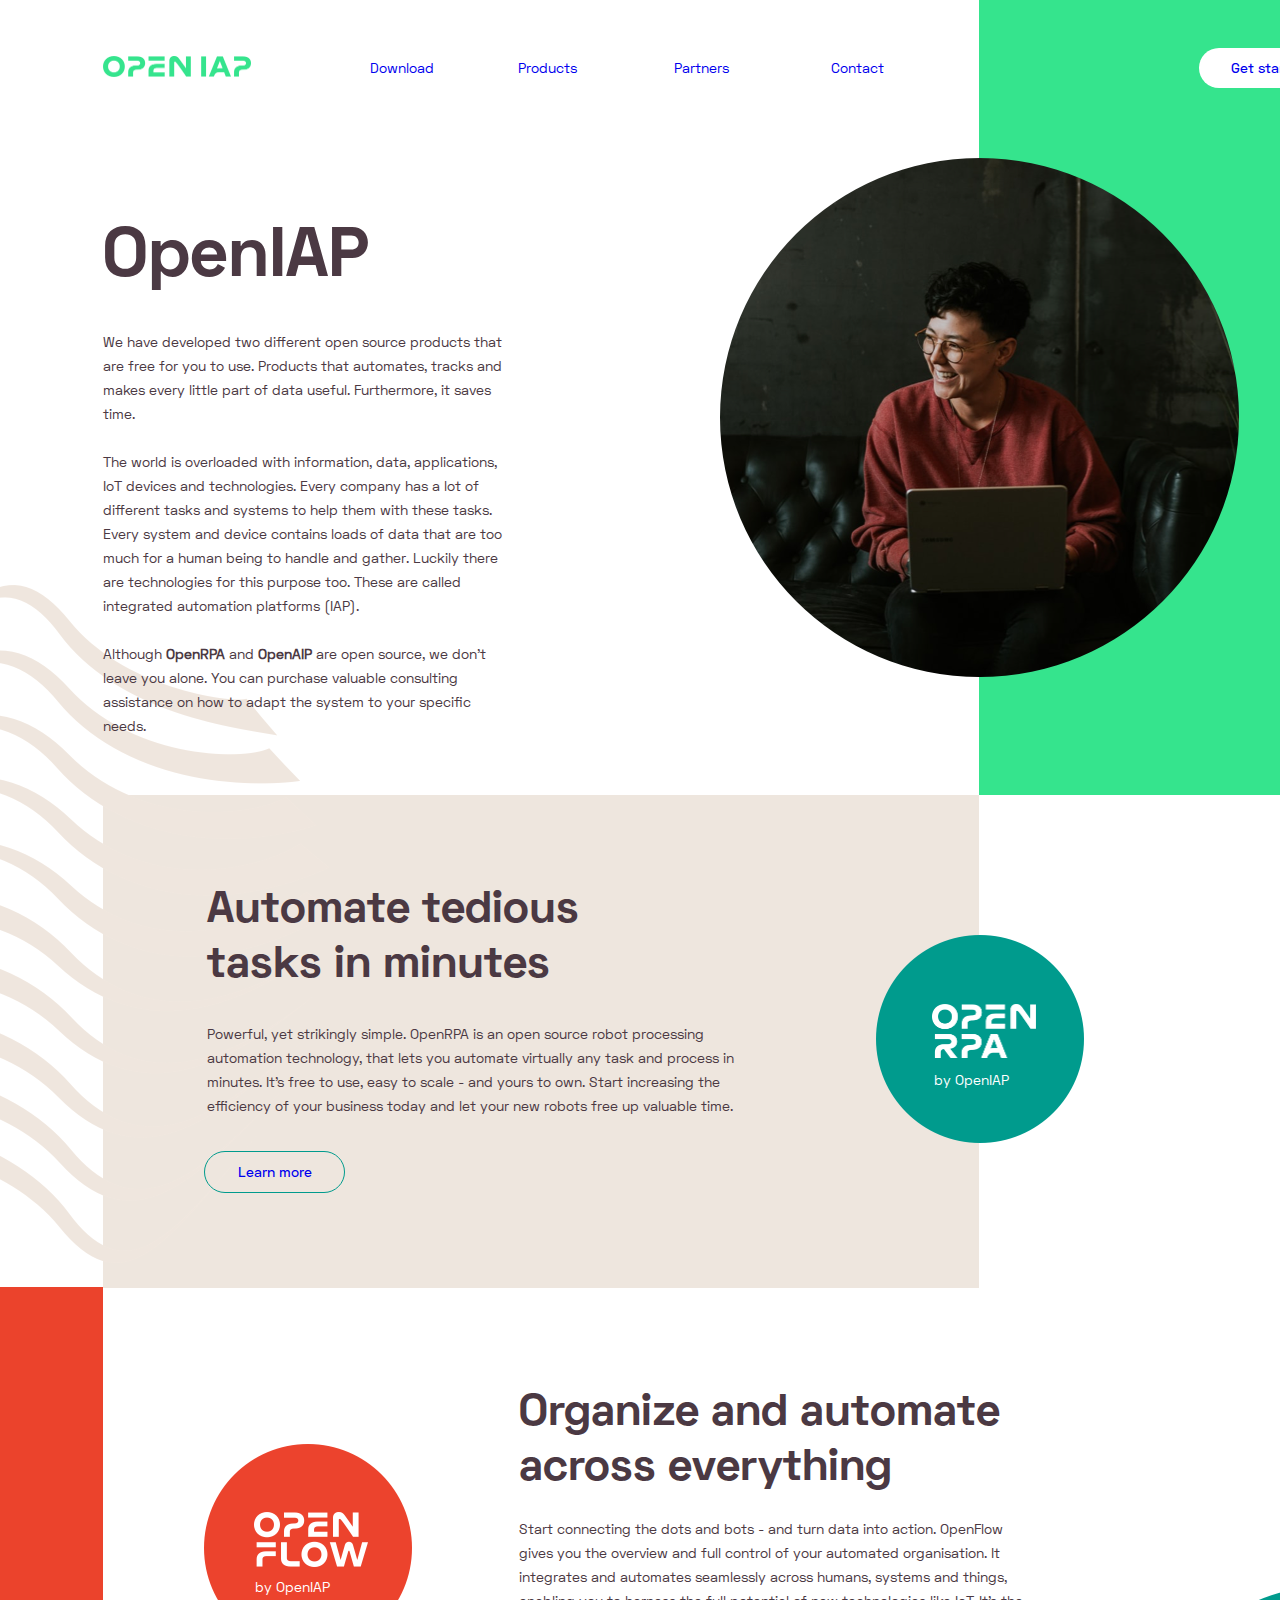
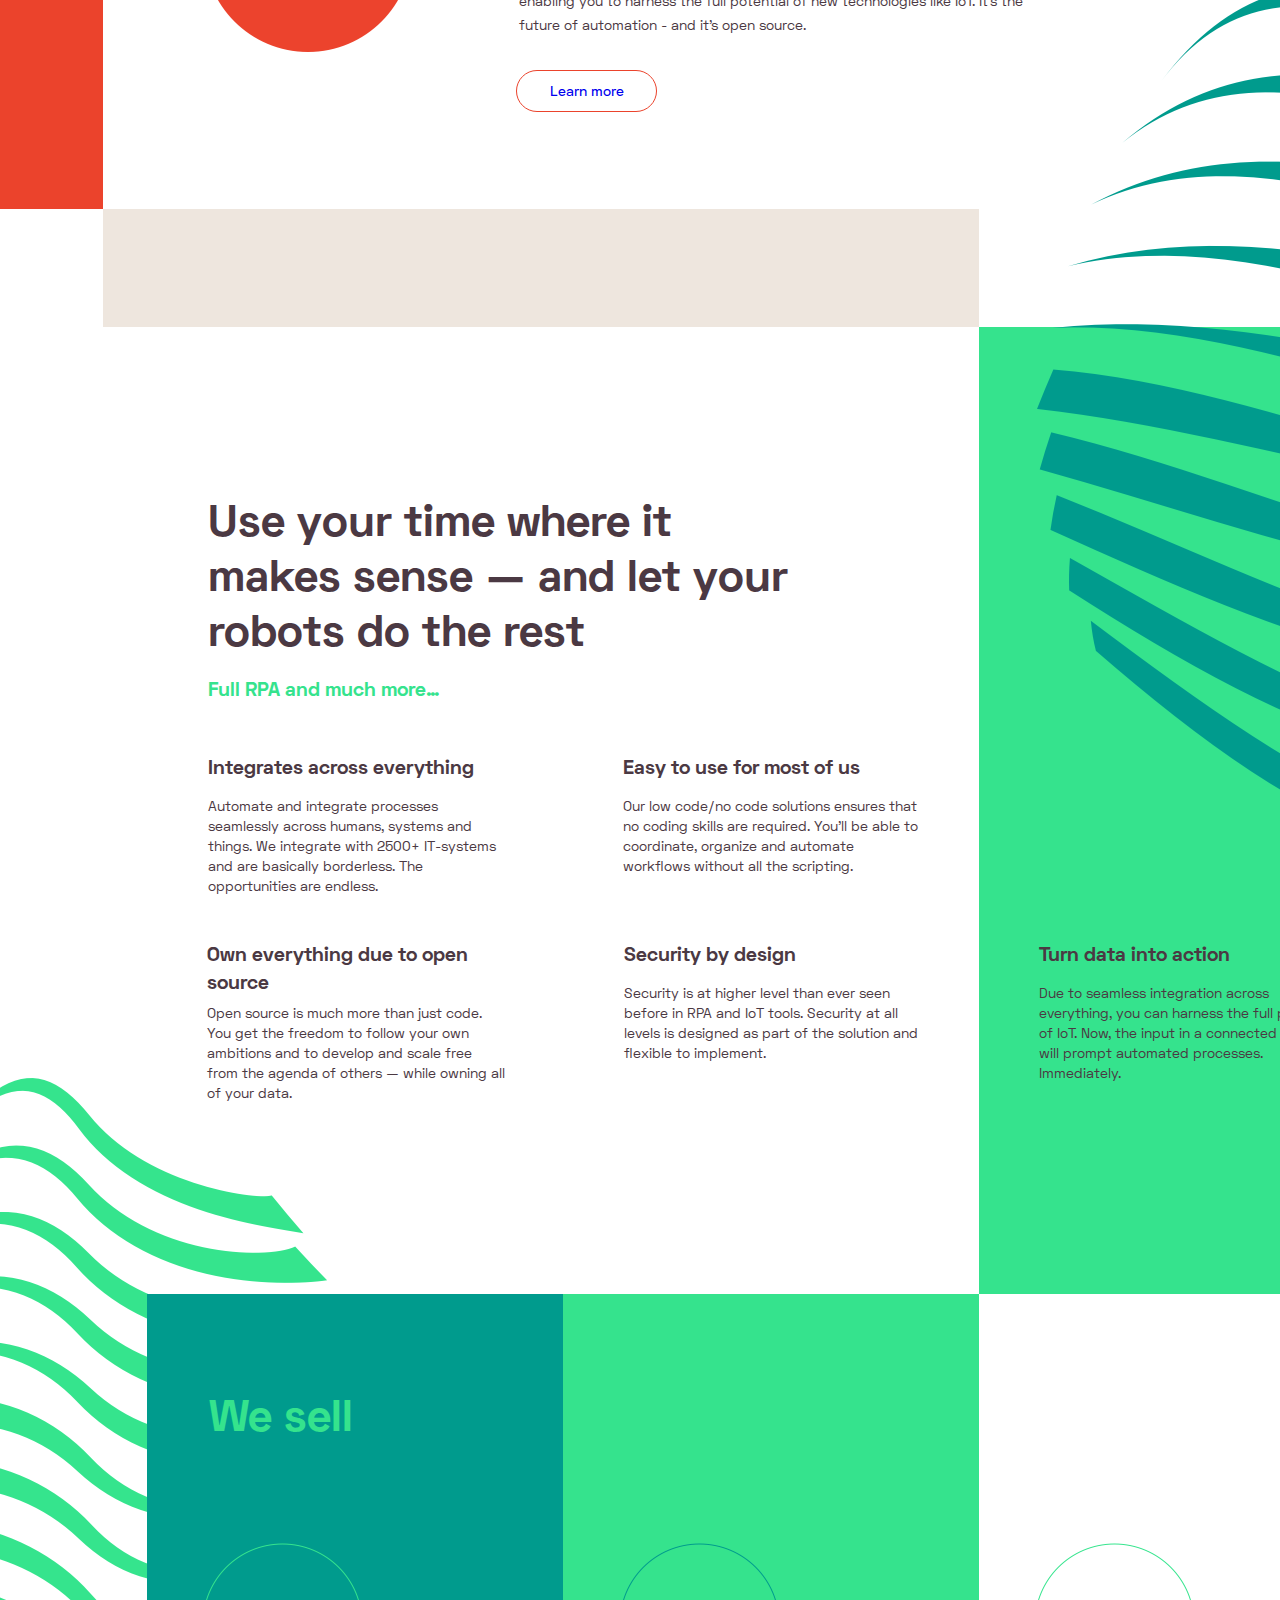
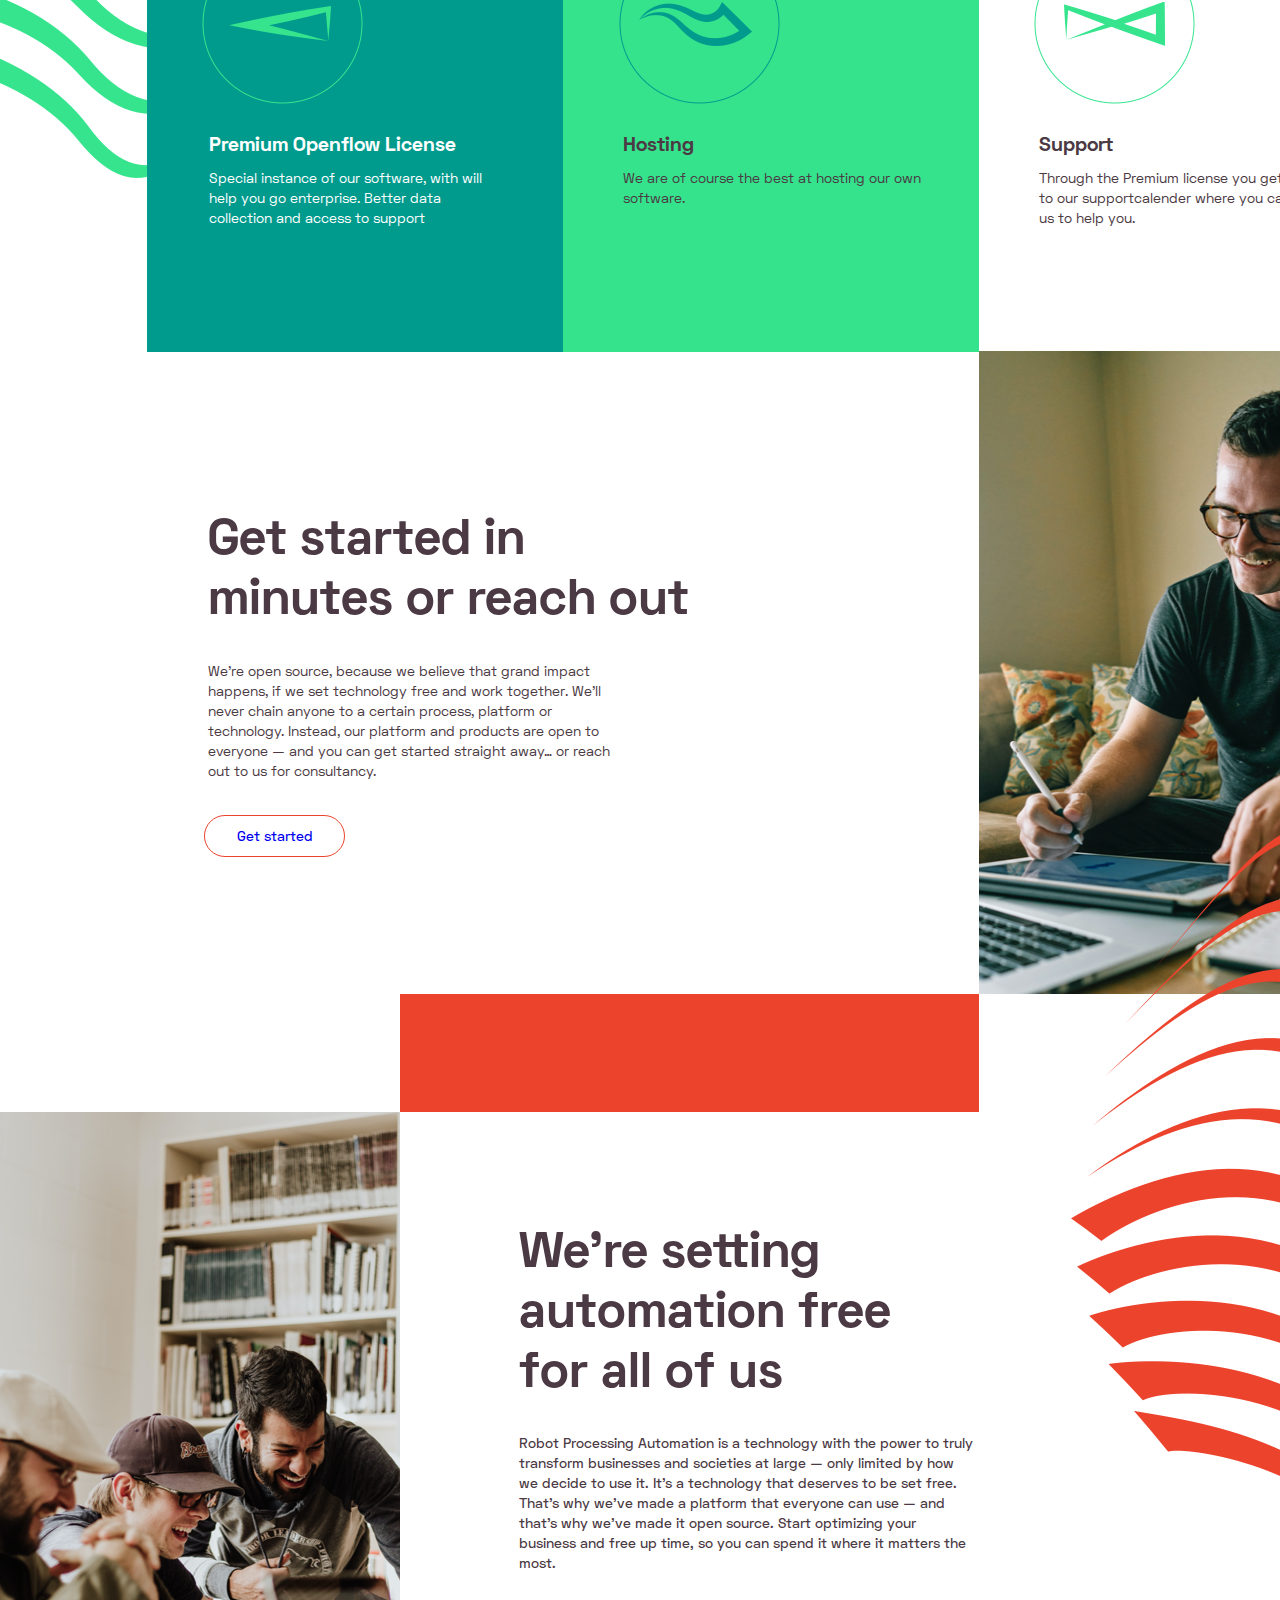
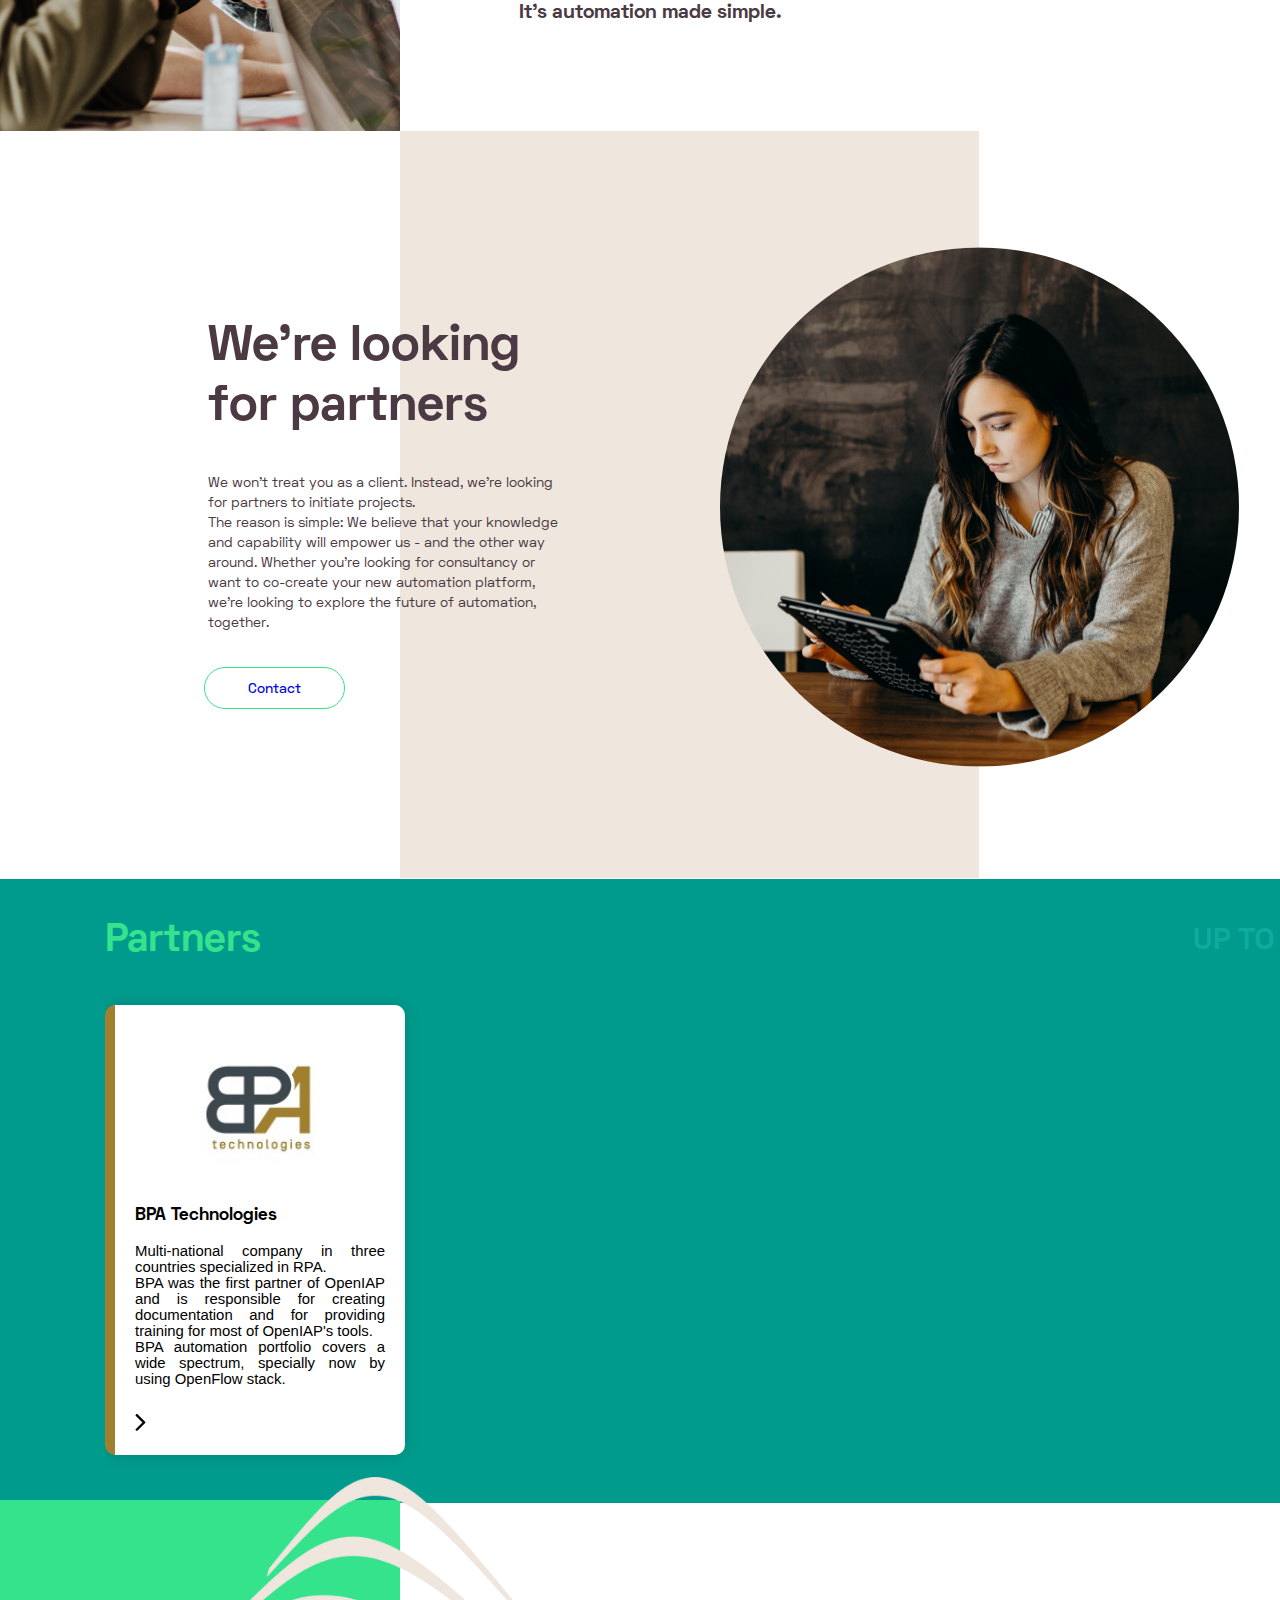
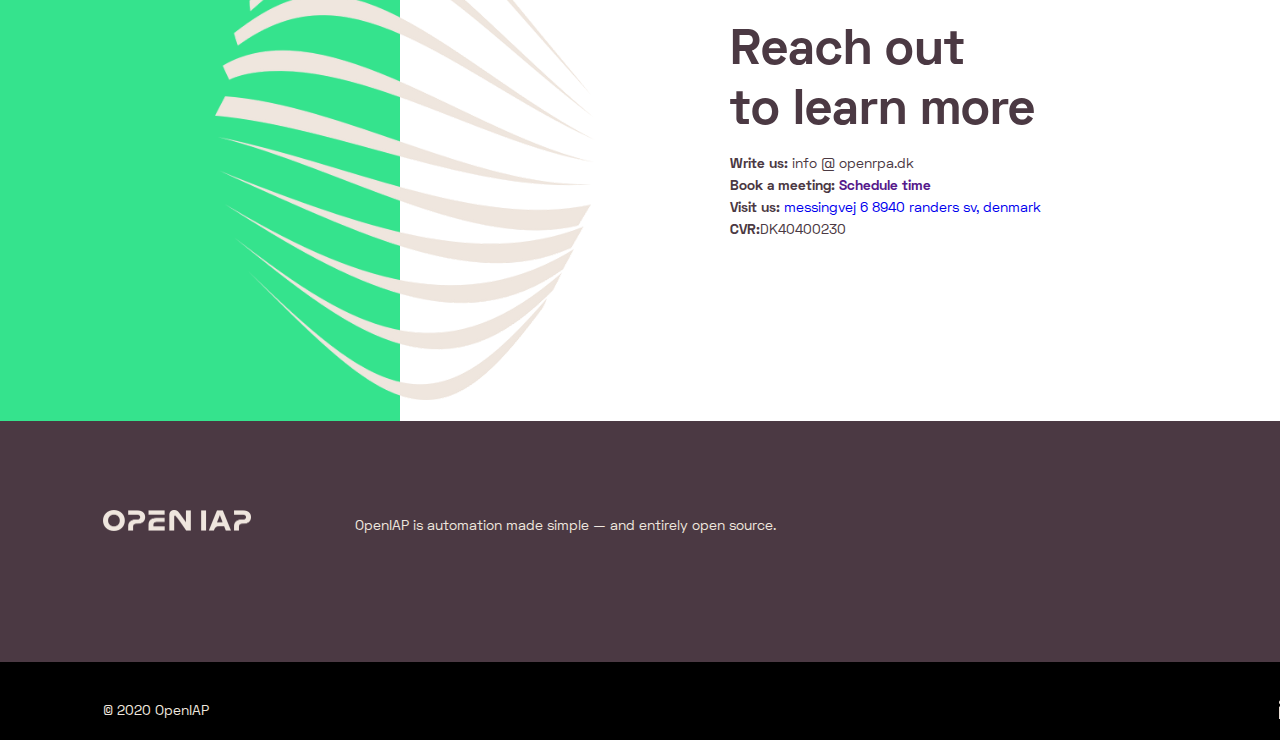
<file: index.html>
<!DOCTYPE html>
<html>

<head>
    <link href="./img/favicon.png" rel="shortcut icon" />
    <meta charset="utf-8" />
    <meta content="width=1440, maximum-scale=1.0" name="viewport" />
    <link href="./css/openiapDesktopHdCopy13.css" rel="stylesheet" type="text/css" />
    <link rel="stylesheet" href="https://stackpath.bootstrapcdn.com/font-awesome/4.7.0/css/font-awesome.min.css"
        integrity="sha384-wvfXpqpZZVQGK6TAh5PVlGOfQNHSoD2xbE+QkPxCAFlNEevoEH3Sl0sibVcOQVnN" crossorigin="anonymous">
</head>

<body style="margin: 0;
 background: rgba(255, 255, 255, 1.0);">
    <input id="anPageName" name="page" type="hidden" value="openiapdesktophdcopy13" />
    <div class="openiapdesktophdcopy13 anima-word-break ">
        <div style="width: 1440px; height: 100%; position:relative; margin:auto;">
            <div class="graphiciap1copy2">
                <div class="mask">
                </div>
                <div class="graphiciap11">
                    <img alt="Image" anima-src="./img/openiap---desktop-hd-copy-13-combined-shape.png"
                        class="combinedshape"
                        src="[data-uri]" />
                </div>
            </div>
            <img alt="Image" anima-src="./img/openiap---desktop-hd-copy-13-rectangle-copy-2.png" class="rectanglecopy2"
                src="[data-uri]" />
            <div class="rectanglecopy">
            </div>
            <div class="rectanglecopy7">
            </div>
            <img alt="Image" anima-src="./img/openiap---desktop-hd-copy-13-rectangle-copy-10.png"
                class="rectanglecopy10"
                src="[data-uri]" />
            <div class="rectanglecopy12">
            </div>
            <div class="rectanglecopy9">
            </div>
            <div class="rectanglecopy13">
            </div>
            <div class="graphiciap1">
                <div class="mask">
                </div>
                <div class="graphiciap11">
                    <img alt="Image" anima-src="./img/openiap---desktop-hd-copy-13-combined-shape-1.png"
                        class="combinedshape"
                        src="[data-uri]" />
                </div>
            </div>
            <div class="automatetedioustas">
                Automate tedious tasks in minutes
            </div>
            <div class="openiapisanopens" style="top: 330px">
                We have developed two different open source products that are free for you to use. Products that
                automates, tracks and makes every little part of data useful. Furthermore, it saves time.<br />
                <br />
                The world is overloaded with information, data, applications, IoT devices and technologies. Every
                company has a lot of different tasks and systems to help them with these tasks. Every system and device
                contains loads of data that are too much for a human being to handle and gather. Luckily there are
                technologies for this purpose too. These are called integrated automation platforms (IAP).<br />
                <br />
                Although <b>OpenRPA</b> and <b>OpenAIP</b> are open source, we don’t leave you alone. You can purchase
                valuable
                consulting assistance on how to adapt the system to your specific needs.<br />

            </div>
            <div class="powerfulyetstriki">
                Powerful, yet strikingly simple. OpenRPA is an open source robot processing automation technology, that
                lets you automate virtually any task and process in minutes. It’s free to use, easy to scale - and yours
                to own. Start increasing the efficiency of your business today and let your new robots free up valuable
                time.
            </div>
            <div class="getstarted">
                <div class="group1">
                    <div class="rectangle1">
                    </div>
                    <div class="getstarted2">
                        <a href="https://github.com/open-rpa/openrpa">Get started</a>
                    </div>
                </div>
            </div>
            <div class="learnmore">
                <div class="learnmoreorange">
                    <div class="group1">
                        <div class="rectangle1">
                        </div>
                        <div class="learnmore1">
                            <a href="https://github.com/open-rpa/openrpa">Learn more</a>
                        </div>
                    </div>
                </div>
            </div>
            <div class="learnmorecopy">
                <div class="learnmoreorange">
                    <div class="group1">
                        <div class="rectangle1">
                        </div>
                        <div class="learnmore1">
                            <a href="https://github.com/open-rpa/openflow">Learn more</a>
                        </div>
                    </div>
                </div>
            </div>
            <div class="integratedautomatio">
                OpenIAP
            </div>
            <div class="rectanglecopy5">
            </div>
            <div class="rectanglecopy6">
            </div>
            <div class="weu2019relookingforpa">
                We’re looking for partners
            </div>
            <div class="a2512020openiap">
                © 2020 OpenIAP
            </div>
            <a href="https://www.linkedin.com/company/35656797">
                <img alt="Image" anima-src="./img/openiap---desktop-hd-copy-13-stroke-5@2x.png" class="stroke5"
                    src="[data-uri]" /></a>
            <div class="group3">
                <!-- <img alt="Image" anima-src="./img/openiap---desktop-hd-copy-13-fill-1@2x.png" class="fill13"
                    src="[data-uri]" /> -->
            </div>
            <div class="download">
                <a href="https://github.com/open-rpa/openrpa/releases/latest/download/OpenRPA.msi">Download</a>
            </div>
            <div class="contact">
                <a href="#Contactinfo">Contact</a>
            </div>
            <div class="resources">
                <a href="#Products">Products</a>
            </div>
            <div class="partners">
                <a href="#PartnersInfo">Partners</a>
            </div>
            <div class="wewonu2019ttreatyoua">
                We won’t treat you as a client. Instead, we’re looking for partners to initiate projects. <br />The
                reason is simple: We believe that your knowledge and capability will empower us - and the other way
                around. Whether you’re looking for consultancy or want to co-create your new automation platform, we’re
                looking to explore the future of automation, together.
            </div>
            <div class="getstartedcopy">
                <div class="group1">
                    <div class="rectangle1">
                    </div>
                    <div class="contact1">
                        <a href="#Contactinfo">Contact</a>
                    </div>
                </div>
            </div>
            <div class="photo15432696647eef42226a21copy">
                <div class="mask">
                </div>
                <img alt="Image"
                    anima-src="./img/openiap---desktop-hd-copy-13-priscilla-du-preez-xkkcui44im0-unsplash.png"
                    class="priscilladupreezxkkcui44im0unsplash"
                    src="[data-uri]" />
            </div>

            <!-- BPA TECHNOLOGIES -->
            <section>
                <div class="bpa" id="PartnersInfo"></div>
                <div class="rectanglecopy99">
                    <div class="o-wrapper">
                        <header class="c-header">
                            <h2>Partners</h2>
                            <h2 class="up-to-top" onclick="window.scrollTo(0,0)">UP TO TOP</h2>
                        </header>
                        <div class="c-slider">
                            <div class="c-slide c-slide--bpatechnologies">
                                <div class="c-slide__content">
                                    <a href="https://www.bpatechnologies.com" title="See more" target="_blank"
                                        class="c-slide__link">
                                        <figure class="c-slide__image-wrapper">
                                            <img class="c-slide__image" src="img/partners/bpa.png" alt="">
                                        </figure>
                                    </a>
                                    <h3>BPA Technologies</h3>
                                    Multi-national company in three countries specialized in RPA.<br>
                                    BPA was the first partner of OpenIAP and is responsible for creating documentation
                                    and for providing training for most of OpenIAP's tools.<br>
                                    BPA automation portfolio covers a wide spectrum, specially now by using OpenFlow
                                    stack.
                                </div>

                                <br>
                                <div class="c-slide__actions">
                                    <a href="https://www.bpatechnologies.com" title="See more" target="_blank"
                                        class="c-slide__link">
                                        <svg width="11" height="18">
                                            <path
                                                d="M10.328 9.036a.543.543 0 0 1 .172.395c0 .15-.057.281-.172.396L2.324  17.83a.543.543 0 0 1-.395.172.543.543 0 0 1-.396-.172l-.858-.859a.543.543 0 0 1-.172-.395c0-.149.057-.28.172-.395l6.75-6.75L.675 2.68a.543.543 0 0 1-.172-.395c0-.15.057-.28.172-.395l.858-.86A.543.543 0 0 1 1.93.86c.148 0 .28.057.395.172l8.004 8.004z"
                                                fill="#000" fill-rule="evenodd" />
                                        </svg>
                                        <!--
                                    <img src="img/parner_premium.png" class="premium">
                                    -->
                                    </a>
                                </div>
                            </div>
                            <!--
                            <div class="c-slide c-slide--partnertwo">
                                <div class="c-slide__content">
                                    <a href="https://www.bpatechnologies.com" title="See more" target="_blank" class="c-slide__link">
                                        <figure class="c-slide__image-wrapper">
                                            <img class="c-slide__image"
                                                src="img/partners/2.png"
                                                alt="">
                                        </figure>
                                    </a>
                                    <h3>Partner 2</h3>
                                    Donec ut dolor a diam dictum egestas in at libero. Aliquam bibendum ullamcorper libero, ut pretium nibh rutrum sit amet.
                                    Aliquam mattis felis in orci consectetur tempus.
                                </div>

                                <div class="c-slide__actions">
                                    <a href="https://www.bpatechnologies.com" title="See more" target="_blank" class="c-slide__link">
                                        <svg width="11" height="18" >
                                            <path
                                                d="M10.328 9.036a.543.543 0 0 1 .172.395c0 .15-.057.281-.172.396L2.324  17.83a.543.543 0 0 1-.395.172.543.543 0 0 1-.396-.172l-.858-.859a.543.543 0 0 1-.172-.395c0-.149.057-.28.172-.395l6.75-6.75L.675 2.68a.543.543 0 0 1-.172-.395c0-.15.057-.28.172-.395l.858-.86A.543.543 0 0 1 1.93.86c.148 0 .28.057.395.172l8.004 8.004z"
                                                fill="#000" fill-rule="evenodd" />
                                        </svg>
                                    </a>
                                </div>
                            </div>

                            <div class="c-slide c-slide--partnerthree">
                                <div class="c-slide__content">
                                    <a href="https://www.bpatechnologies.com" title="See more" target="_blank" class="c-slide__link">
                                        <figure class="c-slide__image-wrapper">
                                            <img class="c-slide__image"
                                                src="img/partners/3.png"
                                                alt="">
                                        </figure>
                                    <a/>
                                    <h3>Partner 3</h3>
                                    Sed malesuada in massa sit amet feugiat. Nam vitae lectus ornare, tempus nisl at, auctor mi. Sed iaculis facilisis
                                    placerat. Quisque vulputate turpis sed arcu hendrerit placerat. In auctor mollis orci, vitae finibus massa imperdiet id;
                                </div>

                                <div class="c-slide__actions">
                                    <a href="https://www.bpatechnologies.com" title="See more" target="_blank" class="c-slide__link">
                                        <svg width="11" height="18" >
                                            <path
                                                d="M10.328 9.036a.543.543 0 0 1 .172.395c0 .15-.057.281-.172.396L2.324  17.83a.543.543 0 0 1-.395.172.543.543 0 0 1-.396-.172l-.858-.859a.543.543 0 0 1-.172-.395c0-.149.057-.28.172-.395l6.75-6.75L.675 2.68a.543.543 0 0 1-.172-.395c0-.15.057-.28.172-.395l.858-.86A.543.543 0 0 1 1.93.86c.148 0 .28.057.395.172l8.004 8.004z"
                                                fill="#000" fill-rule="evenodd" />
                                        </svg>
                                    </a>
                                </div>
                            </div>

                            <div class="c-slide c-slide--partnerfour">
                                <div class="c-slide__content">
                                    <a href="https://www.bpatechnologies.com" title="See more" target="_blank" class="c-slide__link">
                                        <figure class="c-slide__image-wrapper">
                                            <img class="c-slide__image"
                                                src="img/partners/4.png"
                                                alt="">
                                        </figure>
                                    </a>
                                    <h3>Partner 4</h3>
                                    Class aptent taciti sociosqu ad litora torquent per conubia nostra, per inceptos himenaeos. Curabitur erat augue,
                                    gravida quis volutpat vitae, tempor a massa. Cras condimentum eu ante quis rutrum.
                                </div>

                                <div class="c-slide__actions">
                                    <a href="https://www.bpatechnologies.com" title="See more" target="_blank" class="c-slide__link">
                                        <svg width="11" height="18" >
                                            <path
                                                d="M10.328 9.036a.543.543 0 0 1 .172.395c0 .15-.057.281-.172.396L2.324  17.83a.543.543 0 0 1-.395.172.543.543 0 0 1-.396-.172l-.858-.859a.543.543 0 0 1-.172-.395c0-.149.057-.28.172-.395l6.75-6.75L.675 2.68a.543.543 0 0 1-.172-.395c0-.15.057-.28.172-.395l.858-.86A.543.543 0 0 1 1.93.86c.148 0 .28.057.395.172l8.004 8.004z"
                                                fill="#000" fill-rule="evenodd" />
                                        </svg>
                                    </a>
                                </div>
                            </div>


                            <div class="c-slide c-slide--partnerfive">
                                <div class="c-slide__content">
                                    <a href="https://www.bpatechnologies.com" title="See more" target="_blank" class="c-slide__link">
                                        <figure class="c-slide__image-wrapper">
                                            <img class="c-slide__image" src="img/partners/4.png" alt="">
                                        </figure>
                                    </a>
                                    <h3>Partner 5</h3>
                                    Class aptent taciti sociosqu ad litora torquent per conubia nostra, per inceptos himenaeos. Curabitur erat
                                    augue,
                                    gravida quis volutpat vitae, tempor a massa. Cras condimentum eu ante quis rutrum.
                                </div>

                                <div class="c-slide__actions">
                                    <a href="https://www.bpatechnologies.com" title="See more" target="_blank" class="c-slide__link">
                                        <svg width="11" height="18" >
                                            <path
                                                d="M10.328 9.036a.543.543 0 0 1 .172.395c0 .15-.057.281-.172.396L2.324  17.83a.543.543 0 0 1-.395.172.543.543 0 0 1-.396-.172l-.858-.859a.543.543 0 0 1-.172-.395c0-.149.057-.28.172-.395l6.75-6.75L.675 2.68a.543.543 0 0 1-.172-.395c0-.15.057-.28.172-.395l.858-.86A.543.543 0 0 1 1.93.86c.148 0 .28.057.395.172l8.004 8.004z"
                                                fill="#000" fill-rule="evenodd" />
                                        </svg>
                                    </a>
                                </div>
                            </div>

                            <div class="c-slide c-slide--partnersix">
                                <div class="c-slide__content">
                                    <a href="https://www.bpatechnologies.com" title="See more" target="_blank" class="c-slide__link">
                                        <figure class="c-slide__image-wrapper">
                                            <img class="c-slide__image" src="img/partners/4.png" alt="">
                                        </figure>
                                    </a>
                                    <h3>Partner 6</h3>
                                    Class aptent taciti sociosqu ad litora torquent per conubia nostra, per inceptos himenaeos. Curabitur erat
                                    augue,
                                    gravida quis volutpat vitae, tempor a massa. Cras condimentum eu ante quis rutrum.
                                </div>

                                <div class="c-slide__actions">
                                    <a href="https://www.bpatechnologies.com" title="See more" target="_blank" class="c-slide__link">
                                        <svg width="11" height="18" >
                                            <path
                                                d="M10.328 9.036a.543.543 0 0 1 .172.395c0 .15-.057.281-.172.396L2.324  17.83a.543.543 0 0 1-.395.172.543.543 0 0 1-.396-.172l-.858-.859a.543.543 0 0 1-.172-.395c0-.149.057-.28.172-.395l6.75-6.75L.675 2.68a.543.543 0 0 1-.172-.395c0-.15.057-.28.172-.395l.858-.86A.543.543 0 0 1 1.93.86c.148 0 .28.057.395.172l8.004 8.004z"
                                                fill="#000" fill-rule="evenodd" />
                                        </svg>
                                    </a>
                                </div>
                            </div>

                            <div class="c-slide c-slide--partnerseven">
                                <div class="c-slide__content">
                                    <a href="https://www.bpatechnologies.com" title="See more" target="_blank" class="c-slide__link">
                                        <figure class="c-slide__image-wrapper">
                                            <img class="c-slide__image" src="img/partners/4.png" alt="">
                                        </figure>
                                    </a>
                                    <h3>Partner 7</h3>
                                    Class aptent taciti sociosqu ad litora torquent per conubia nostra, per inceptos himenaeos. Curabitur erat
                                    augue,
                                    gravida quis volutpat vitae, tempor a massa. Cras condimentum eu ante quis rutrum.
                                </div>


                                <div class="c-slide__actions">
                                    <a href="https://www.bpatechnologies.com" title="See more" target="_blank" class="c-slide__link">
                                        <svg width="11" height="18" >
                                            <path
                                                d="M10.328 9.036a.543.543 0 0 1 .172.395c0 .15-.057.281-.172.396L2.324  17.83a.543.543 0 0 1-.395.172.543.543 0 0 1-.396-.172l-.858-.859a.543.543 0 0 1-.172-.395c0-.149.057-.28.172-.395l6.75-6.75L.675 2.68a.543.543 0 0 1-.172-.395c0-.15.057-.28.172-.395l.858-.86A.543.543 0 0 1 1.93.86c.148 0 .28.057.395.172l8.004 8.004z"
                                                fill="#000" fill-rule="evenodd" />
                                        </svg>
                                    </a>
                                </div>
                            </div>
                        -->
                        </div>
                    </div>
                </div>
                <div class="control-style">
                    <a class="control-left">
                        <i class="fa fa-arrow-left" onclick="handleSwipeLeft()" aria-hidden="true"
                            title="Next page"></i>
                    </a>
                    <a class="control-right">
                        <i class="fa fa-arrow-right" onclick="handleSwipeRight()" aria-hidden="true"
                            title="Next page"></i>
                    </a>
                </div>
            </section>


            <!--
                BPA TECHNOLOGIES
            -->




            <div class="organizeandautomat">
                Organize and automate across everything
            </div>
            <div class="startconnectingthe">
                Start connecting the dots and bots - and turn data into action. OpenFlow gives you the overview and full
                control of your automated organisation. It integrates and automates seamlessly across humans, systems
                and things, enabling you to harness the full potential of new technologies like IoT. It’s the future of
                automation - and it’s open source.
            </div>
            <img alt="Image" anima-src="./img/openiap---desktop-hd-copy-13-oval@2x.png" class="oval"
                src="[data-uri]" />
            <img alt="Image" anima-src="./img/openiap---desktop-hd-copy-13-oval-copy@2x.png" class="ovalcopy"
                src="[data-uri]" />
            <div class="openrpalogoblue">
                <div class="background">
                </div>
                <div class="group2">
                    <div class="byopeniap">
                        by OpenIAP
                    </div>
                </div>
                <div class="group15">
                    <img alt="Image" anima-src="./img/openiap---desktop-hd-copy-13-combined-shape-2@2x.png"
                        class="combinedshape"
                        src="[data-uri]" />
                </div>
            </div>
            <div class="automateandintegra">
                Automate and integrate processes seamlessly across humans, systems and things. We integrate with 2500+
                IT-systems and are basically borderless. The opportunities are endless.
            </div>
            <div class="ourlowcodenocode">
                Our low code/no code solutions ensures that no coding skills are required. You’ll be able to coordinate,
                organize and automate workflows without all the scripting.
            </div>
            <div class="duetoseamlessinte">
                Due to seamless integration across everything, you can harness the full potential of IoT. Now, the input
                in a connected device will prompt automated processes. Immediately.
            </div>
            <div class="opensourceismuch">
                Open source is much more than just code. You get the freedom to follow your own ambitions and to develop
                and scale free from the agenda of others — while owning all of your data.
            </div>
            <div class="securityisathighe">
                Security is at higher level than ever seen before in RPA and IoT tools. Security at all levels is
                designed as part of the solution and flexible to implement.
            </div>
            <div class="integratesacrossev">
                Integrates across everything
            </div>
            <div class="owneverythingduet">
                Own everything due to open source
            </div>
            <div class="easytouseformost">
                Easy to use for most of us
            </div>
            <div class="securitybydesign">
                Security by design
            </div>
            <div class="turndataintoactiocopy">
                Turn data into action
            </div>
            <div class="fullrpaandmuchmo">
                Full RPA and much more…
            </div>
            <div class="useyourtimewhere">
                Use your time where it <br />makes sense — and let your robots do the rest
            </div>
            <div class="photo15432696647eef42226a21copy5">
                <img alt="Image" anima-src="./img/openiap---desktop-hd-copy-13-photo-1543269664-7eef42226a21-copy-5.png"
                    class="photo15432696647eef42226a21copy51"
                    src="[data-uri]" />
            </div>
            <div class="photo15432696647eef42226a21">
                <img alt="Image" anima-src="./img/openiap---desktop-hd-copy-13-photo-1543269664-7eef42226a21.png"
                    class="photo15432696647eef42226a211"
                    src="[data-uri]" />
            </div>
            <div class="group">
                <div class="openflowlogoorange">
                    <div class="background">
                    </div>
                    <div class="group1">
                        <div class="byopeniapcopy">
                            by OpenIAP
                        </div>
                    </div>
                    <div class="group19">
                        <img alt="Image" anima-src="./img/openiap---desktop-hd-copy-13-combined-shape-3@2x.png"
                            class="combinedshape"
                            src="[data-uri]" />
                    </div>
                </div>
            </div>
            <div class="rectanglecopy4">
            </div>
            <div class="convertkit0yjwemtlih8unsplash">
                <div class="mask">
                </div>
                <img alt="Image" anima-src="./img/openiap---desktop-hd-copy-13-convertkit-0yjwemtlih8-unsplash.png"
                    class="convertkit0yjwemtlih8unsplash1"
                    src="[data-uri]" />
            </div>
            <div class="getstartedinminut">
                Get started in minutes or reach out
            </div>
            <div class="weu2019reopensourceb">
                We’re open source, because we believe that grand impact happens, if we set technology free and work
                together. We’ll never chain anyone to a certain process, platform or technology. Instead, our platform
                and products are open to everyone — and you can get started straight away… or reach out to us for
                consultancy.
            </div>
            <div class="getstarted1">
                <div class="group1">
                    <div class="rectangle1">
                    </div>
                    <div class="getstarted2">
                        <a href="https://github.com/open-rpa/openrpa/releases/latest/download/OpenRPA.msi">Get
                            started</a>
                    </div>
                </div>
            </div>
            <div class="graphiciap1copy">
                <div class="mask">
                </div>
                <div class="graphiciap11">
                    <img alt="Image" anima-src="./img/openiap---desktop-hd-copy-13-combined-shape-4.png"
                        class="combinedshape"
                        src="[data-uri]" />
                </div>
            </div>
            <div class="reachouttolearnm">
                Reach out <br />to learn more
            </div>
            <div class="writeusinfoopenr">
                <span class="span1">Write us:</span><span class="span2"> info @ openrpa.dk</span><br />

                <!-- <span class="span3">Call us:</span>
                    <span class="span4"> +45 4027 9993<br /></span>-->
                <!-- <span class="span5">Book a meeting:</span><span class="span6">
                    <a href="bookmeeting.html">Book here</a>
                </span> -->
                <span class="span5">Book a meeting:</span><span class="span6"></span>
                <!-- Calendly link widget begin -->
                <link href="https://assets.calendly.com/assets/external/widget.css" rel="stylesheet">
                <script src="https://assets.calendly.com/assets/external/widget.js" type="text/javascript"></script>
                <a href=""
                    onclick="Calendly.initPopupWidget({url: 'https://calendly.com/steenopenrpa/60min'});return false;">Schedule
                    time</a>
                <!-- <a href=""
                    onclick="Calendly.initPopupWidget({url: 'https://calendly.com/openrpa/60min'});return false;">Schedule
                    time</a> -->
                <!-- Calendly link widget end -->
                </span><br>
                <span class="span1">Visit us:</span><a
                    href="https://www.google.com/maps/place/Messingvej+6,+8940+Randers"> <span class="span2">messingvej
                        6
                        8940 randers sv, denmark</a></span><br />
                <span class="span1">CVR:</span><span class="span2">DK40400230</span><br />
            </div>
            <div class="weu2019resettingautoma">
                We’re setting automation free <br />for all of us<br />
            </div>
            <div class="robotprocessingaut">
                Robot Processing Automation is a technology with the power to truly transform businesses and societies
                at large — only limited by how we decide to use it. It’s a technology that deserves to be set free.
                That’s why we’ve made a platform that everyone can use — and that’s why we’ve made it open source. Start
                optimizing your business and free up time, so you can spend it where it matters the most.
            </div>
            <div class="itu2019sautomationmade">
                It’s automation made simple.
            </div>
            <div class="group21">
                <img alt="Image" anima-src="./img/openiap---desktop-hd-copy-13-combined-shape-5.png"
                    class="combinedshape"
                    src="[data-uri]" />
            </div>
            <div class="logoblack">
                <div class="background">
                </div>
                <div class="group15">
                    <img alt="Image" anima-src="./img/openiap---desktop-hd-copy-13-combined-shape-6@2x.png"
                        class="combinedshape"
                        src="[data-uri]" />
                </div>
            </div>
            <div class="openiapisautomatio">
                OpenIAP is automation made simple — and entirely open source.
            </div>
            <div class="logoblack1">
                <div class="background">
                </div>
                <div class="group15">
                    <img alt="Image" anima-src="./img/openiap---desktop-hd-copy-13-combined-shape-7@2x.png"
                        class="combinedshape"
                        src="[data-uri]" />
                </div>
            </div>
            <div class="rectanglecopy8">
            </div>
            <div class="rectanglecopy11">
            </div>
            <div class="startsmallorscale" id="Products">
                We sell
            </div>
            <div class="hyperscalable">
                Premium Openflow License<br />
            </div>
            <div class="openrpaandopenflow">
                Special instance of our software, with will help you go enterprise. Better data collection and access to
                support

            </div>

            <div class="hyperflexible">
                Hosting<br />
            </div>
            <div class="everythingrunsonh">
                We are of course the best at hosting our own software.
            </div>

            <div class="hyperadaptable">
                Support<br />
            </div>
            <div class="adapttoallsystems">
                Through the Premium license you get access to our supportcalender where you can book us to help you.
            </div>

            <img alt="Image" anima-src="./img/SLNV-openiap---desktop-hd-copy-13-oval-1@2x.png" class="oval1"
                src="[data-uri]" />
            <img alt="Image" anima-src="./img/openiap---desktop-hd-copy-13-oval-copy-2@2x.png" class="ovalcopy2"
                src="[data-uri]" />
            <img alt="Image" anima-src="./img/SLNV-openiap---desktop-hd-copy-13-oval-1@2x.png" class="ovalcopy3"
                src="[data-uri]" />
            <img alt="Image" anima-src="./img/openiap---desktop-hd-copy-13-fill-1-1@2x.png" class="fill1"
                src="[data-uri]" />
            <img alt="Image" anima-src="./img/openiap---desktop-hd-copy-13-fill-1-2@2x.png" class="fill11"
                src="[data-uri]" />
            <img alt="Image" anima-src="./img/openiap---desktop-hd-copy-13-fill-1-3@2x.png" class="fill12"
                src="[data-uri]" />
            <div class="rectangle" id="Contactinfo">
            </div>
            <div class="group211">
                <div class="mask">
                </div>
                <div class="group212">
                    <img alt="Image" anima-src="./img/openiap---desktop-hd-copy-13-combined-shape-8.png"
                        class="combinedshape"
                        src="[data-uri]" />
                </div>
            </div>
        </div>
    </div>

    <!-- BPA TECHNOLOGIES -->
    <script src="https://cdnjs.cloudflare.com/ajax/libs/gsap/3.5.1/gsap.min.js"
        integrity="sha512-IQLehpLoVS4fNzl7IfH8Iowfm5+RiMGtHykgZJl9AWMgqx0AmJ6cRWcB+GaGVtIsnC4voMfm8f2vwtY+6oPjpQ=="
        crossorigin="anonymous"></script>

    <script>
        let lengthSlide = document.getElementsByClassName("c-slide").length;
        document.getElementsByClassName("c-slider")[0].style.setProperty("width", lengthSlide * 310 + "px");

        if (lengthSlide < 5) {
            document.getElementsByClassName("fa fa-arrow-right")[0].style.display = 'none';
            document.getElementsByClassName("fa fa-arrow-left")[0].style.display = 'none';
        }

        const slider = document.getElementsByClassName('c-slider')[0];
        const timeline = new TimelineLite();
        //const info = document.getElementsByClassName('c-drag')[0];

        let canMove = false;
        let touchDown = 0;
        let prevX = 0;
        let slides = document.getElementsByClassName('c-slide');
        const slideWidth = slides[0].offsetWidth + 20;


        const init = () => {
            slider.addEventListener('mousedown', handleMouse);
            slider.addEventListener('mouseup', handleMouse);
            slider.addEventListener('mousemove', handleMove);

            slider.addEventListener('touchstart', handleTouch);
            slider.addEventListener('touchmove', handleTouchMove);
        };



        /* Swipe handlers */
        const handleSwipeLeft = () => {
            timeline.fromTo(slider, 1,
                {
                    x: '0px'
                },
                {
                    x: `-${slideWidth}px`,
                    ease: Power4.easeOut
                }
            );

            timeline.to(slider, 0.001,
                {
                    x: '0px',
                    onComplete: () => {
                        slider.appendChild(slides[0]);
                        slides = document.getElementsByClassName('c-slide');
                    }
                }
            );
        };

        const handleSwipeRight = () => {
            timeline.to(slider, 0.001,
                {
                    x: `-${slideWidth}px`,
                    onComplete: () => {
                        const first = slides[0];
                        const last = slides[slides.length - 1];
                        slider.insertBefore(last, first);
                        slides = document.getElementsByClassName('c-slide');
                    }
                }
            );

            timeline.to(slider, 1,
                {
                    x: `0px`,
                    ease: Power4.easeOut
                }
            );
        };

        init();
    </script>
    <!-- BPA TECHNOLOGIES -->

    <!-- Scripts -->
    <script>
        anima_isHidden = function (e) {
            if (!(e instanceof HTMLElement)) return !1;
            if (getComputedStyle(e).display == "none") return !0; else if (e.parentNode && anima_isHidden(e.parentNode)) return !0;
            return !1;
        };
        anima_loadAsyncSrcForTag = function (tag) {
            var elements = document.getElementsByTagName(tag);
            var toLoad = [];
            for (var i = 0; i < elements.length; i++) {
                var e = elements[i];
                var src = e.getAttribute("src");
                var loaded = (src != undefined && src.length > 0 && src != '[data-uri]');
                if (loaded) continue;
                var asyncSrc = e.getAttribute("anima-src");
                if (asyncSrc == undefined || asyncSrc.length == 0) continue;
                if (anima_isHidden(e)) continue;
                toLoad.push(e);
            }
            toLoad.sort(function (a, b) {
                return anima_getTop(a) - anima_getTop(b);
            });
            for (var i = 0; i < toLoad.length; i++) {
                var e = toLoad[i];
                var asyncSrc = e.getAttribute("anima-src");
                e.setAttribute("src", asyncSrc);
            }
        };
        anima_pauseHiddenVideos = function (tag) {
            var elements = document.getElementsByTagName("video");
            for (var i = 0; i < elements.length; i++) {
                var e = elements[i];
                var isPlaying = !!(e.currentTime > 0 && !e.paused && !e.ended && e.readyState > 2);
                var isHidden = anima_isHidden(e);
                if (!isPlaying && !isHidden && e.getAttribute("autoplay") == "autoplay") {
                    e.play();
                } else if (isPlaying && isHidden) {
                    e.pause();
                }
            }
        };
        anima_loadAsyncSrc = function (tag) {
            anima_loadAsyncSrcForTag("img");
            anima_loadAsyncSrcForTag("iframe");
            anima_loadAsyncSrcForTag("video");
            anima_pauseHiddenVideos();
        };
        var anima_getTop = function (e) {
            var top = 0;
            do {
                top += e.offsetTop || 0;
                e = e.offsetParent;
            } while (e);
            return top;
        };
        anima_loadAsyncSrc();
        anima_old_onResize = window.onresize;
        anima_new_onResize = undefined;
        anima_updateOnResize = function () {
            if (anima_new_onResize == undefined || window.onresize != anima_new_onResize) {
                anima_new_onResize = function (x) {
                    if (anima_old_onResize != undefined) anima_old_onResize(x);
                    anima_loadAsyncSrc();
                };
                window.onresize = anima_new_onResize;
                setTimeout(function () {
                    anima_updateOnResize();
                }, 3000);
            }
        };
        anima_updateOnResize();
        setTimeout(function () {
            anima_loadAsyncSrc();
        }, 200);
    </script>
    <!-- End of Scripts -->
</body>

</html>
</file>
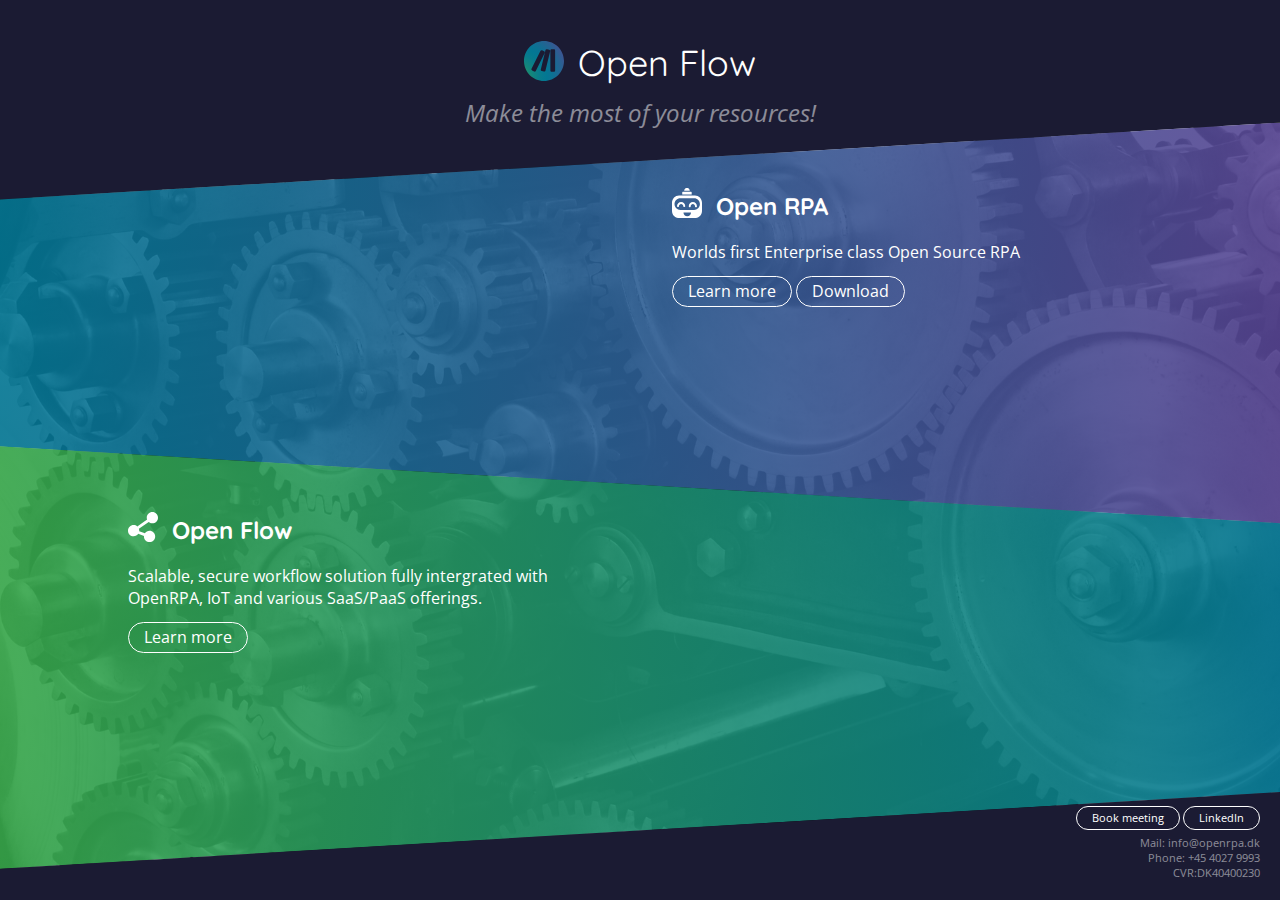
<file: old/index.html>
<!DOCTYPE html>
<html>

<head>
    <meta charset="UTF-8">
    <meta name="viewport" content="width = device-width, initial-scale = 1.0">
    <link rel="stylesheet" type="text/css" href="style.css">
    <link href="https://fonts.googleapis.com/css?family=Open+Sans:400,700,300i|Quicksand" rel="stylesheet">
    <link rel="shortcut icon" href="favicon.ico" />
    <title> OpenRPA and OpenFlow </title>
</head>

<body>
    <div class="page">
        <header>
            <div class="logo"><img src="images/open_flow_org.svg">
                <div class="name">Open Flow</div>
            </div>

            <div class="payoff">Make the most of your resources!</div>
        </header>
        <main>
            <div class="product1">
                <div class="description">
                    <div class="product_logo"><img src="images/white/open_rpa.svg"></div>
                    <h2 class="product_name">Open RPA</h2>
                    <p>Worlds first Enterprise class Open Source RPA</p>
                    <a href="https://github.com/open-rpa/openrpa" class="button">Learn more</a>
                    <a href="https://github.com/open-rpa/openrpa/releases/latest/download/OpenRPA.msi"
                        class="button">Download</a>
                </div>
            </div>
            <div class="product2">
                <div class="description">
                    <div class="product_logo"><img src="images/white/open_flow.svg"></div>
                    <h2 class="product_name">Open Flow</h2>
                    <p>Scalable, secure workflow solution fully intergrated with OpenRPA, IoT and various SaaS/PaaS
                        offerings.</p>
                    <a href="https://github.com/open-rpa/openflow" class="button">Learn more</a>
                </div>
            </div>
        </main>
        <footer>
            <div class="company-info">
                <!-- <h4>Open flow</h4> -->
                <a href="https://calendly.com/openrpa/60min" class="button">Book meeting</a>
                <a href="https://www.linkedin.com/in/skadefro/" class="button">LinkedIn</a><br>
                Mail: info@openrpa.dk <br>
                Phone: +45 4027 9993<br>
                CVR:DK40400230

            </div>
        </footer>
    </div>

    <!-- Global site tag (gtag.js) - Google Analytics -->
    <script async src="https://www.googletagmanager.com/gtag/js?id=UA-139588965-1"></script>
    <script>
        window.dataLayer = window.dataLayer || [];
        function gtag() { dataLayer.push(arguments); }
        gtag('js', new Date());

        gtag('config', 'UA-139588965-1');
    </script>

    <!-- Global site tag (gtag.js) - Google Ads: 738019244 -->
    <script async src="https://www.googletagmanager.com/gtag/js?id=AW-738019244"></script>
    <script>
        window.dataLayer = window.dataLayer || [];
        function gtag() { dataLayer.push(arguments); }
        gtag('js', new Date());
        gtag('config', 'AW-738019244');
        gtag('event', 'conversion', { 'send_to': 'AW-738019244/Cnf-CNn5_aEBEKyP9d8C' });
    </script>
    <!-- Note: plugin scripts must be included after the tracking snippet. -->
    <script src="https://ipmeta.io/plugin.js"></script>

    <script>
        provideGtagPlugin({
            apiKey: '3a38e36e1e016c55f5503809a7b783d015fb019ec0f50a401cad67d3ca578644b8d04862f5dd8134',
            serviceProvider: 'dimension1',
            networkDomain: 'dimension2',
            networkType: 'dimension3',
        });
    </script>
    <script type="text/javascript">
        _linkedin_partner_id = "1147386";
        window._linkedin_data_partner_ids = window._linkedin_data_partner_ids || [];
        window._linkedin_data_partner_ids.push(_linkedin_partner_id);
    </script>
    <script type="text/javascript">
        (function () {
            var s = document.getElementsByTagName("script")[0];
            var b = document.createElement("script");
            b.type = "text/javascript"; b.async = true;
            b.src = "https://snap.licdn.com/li.lms-analytics/insight.min.js";
            s.parentNode.insertBefore(b, s);
        })();
    </script>
    <noscript>
        <img height="1" width="1" style="display:none;" alt=""
            src="https://dc.ads.linkedin.com/collect/?pid=1147386&fmt=gif" />
    </noscript>
</body>

</html>
</file>
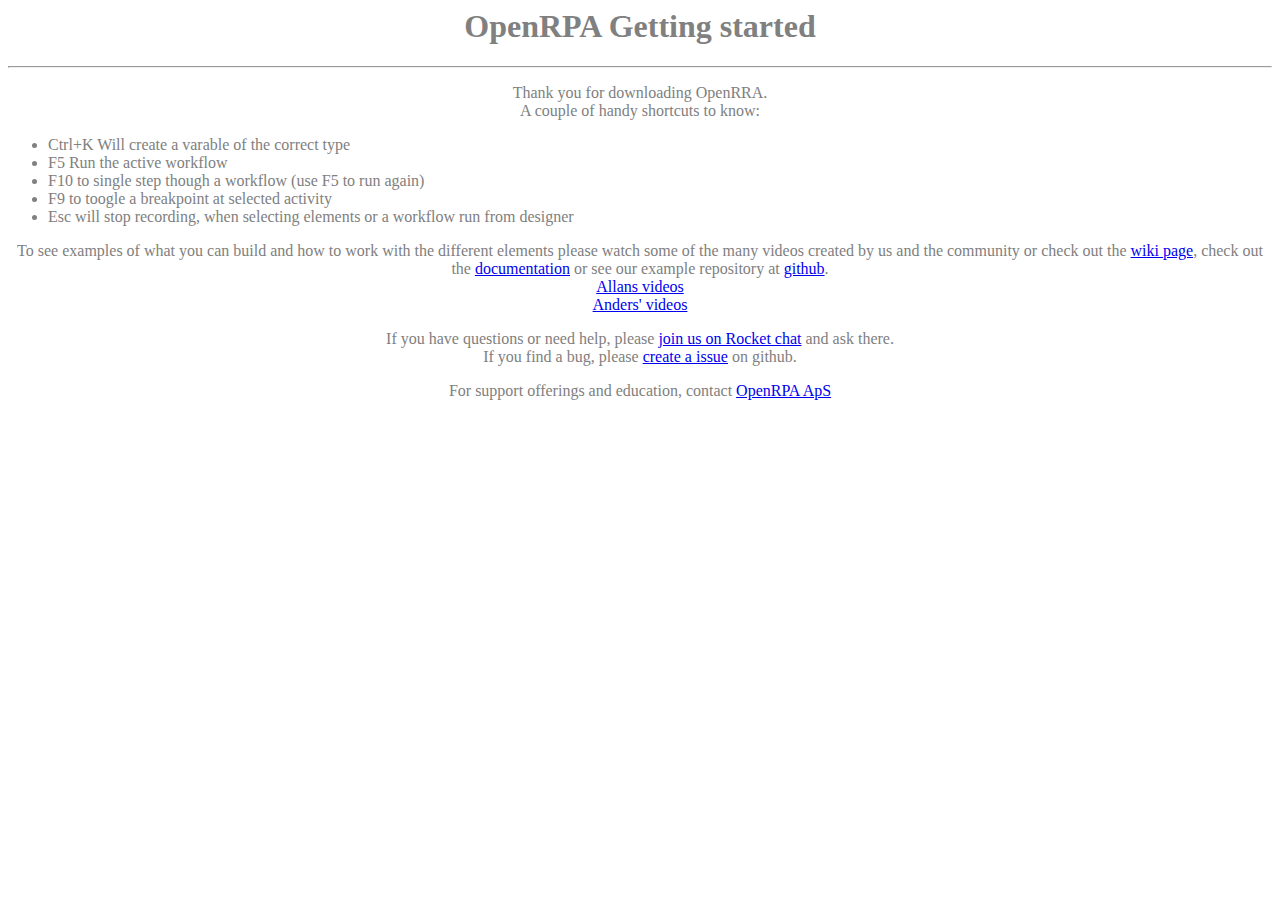
<file: gettingstarted.html>
<html>

<head>
  <title>Getting started</title>
</head>

<body>
  <style>
    body {
      color: #808080;
    }

    .center {
      text-align: center;
    }

    .product_logo {
      width: 30px;
    }
  </style>
  <h1 class="center">OpenRPA Getting started</h1>
  <hr>
  <p class="center">
    Thank you for downloading OpenRRA.<br />
    A couple of handy shortcuts to know: <br />
  </p>
  <ul>
    <li>Ctrl+K Will create a varable of the correct type</li>
    <li>F5 Run the active workflow</li>
    <li>F10 to single step though a workflow (use F5 to run again)</li>
    <li>F9 to toogle a breakpoint at selected activity</li>
    <li>Esc will stop recording, when selecting elements or a workflow run from designer</li>
  </ul>
  <p class="center">
    To see examples of what you can build and how to work with the different elements please watch some of the many
    videos created by us and the community or check out the <a target="_blank"
      href="https://github.com/open-rpa/openrpa/wiki">wiki
      page</a>, check out the <a href="https://docs.openiap.io/" target="_blank">documentation</a> or see our example
    repository at <a href="https://github.com/open-rpa/examples-files" target="_blank">github</a>.<br />
    <a href="https://www.youtube.com/channel/UCbuiWJYuKSYMDeDNvzEAkjA" target="_blank">Allans videos</a><br />
    <a href="https://www.youtube.com/playlist?list=PLXXz88_TPiHqvKY1aGsfKL8JImbHjLfMi" target="_blank">Anders'
      videos</a><br />
  </p>
  <p class="center">
    If you have questions or need help, please <a href="https://rocket.openiap.io/">join
      us on Rocket chat</a> and ask there.<br />
    If you find a bug, please <a href="https://github.com/open-rpa/openrpa/issues" target="_blank">create a issue</a> on
    github.<br>
  </p>
  <p class="center">
    For support offerings and education, contact <a href="https://openrpa.dk/" target="_blank">OpenRPA ApS</a>
  </p>

  </p>
</body>

</html>
</file>
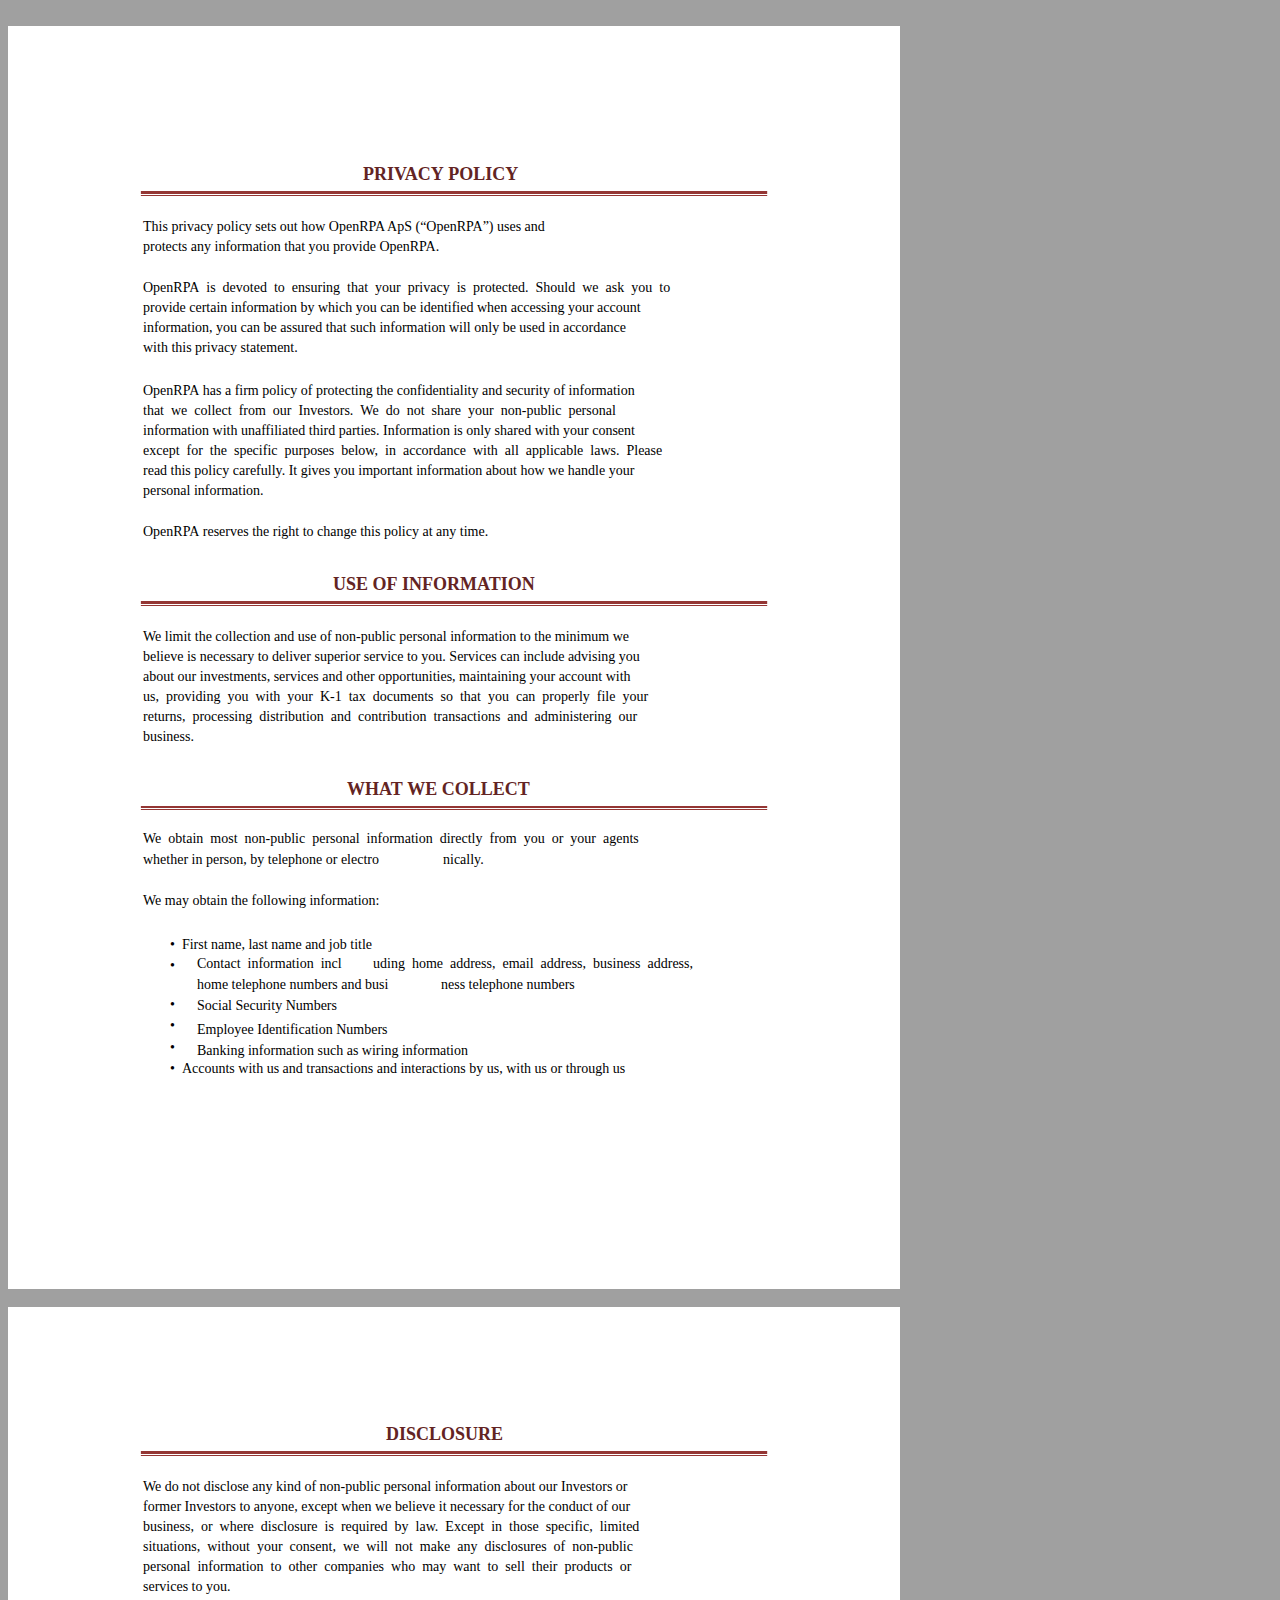
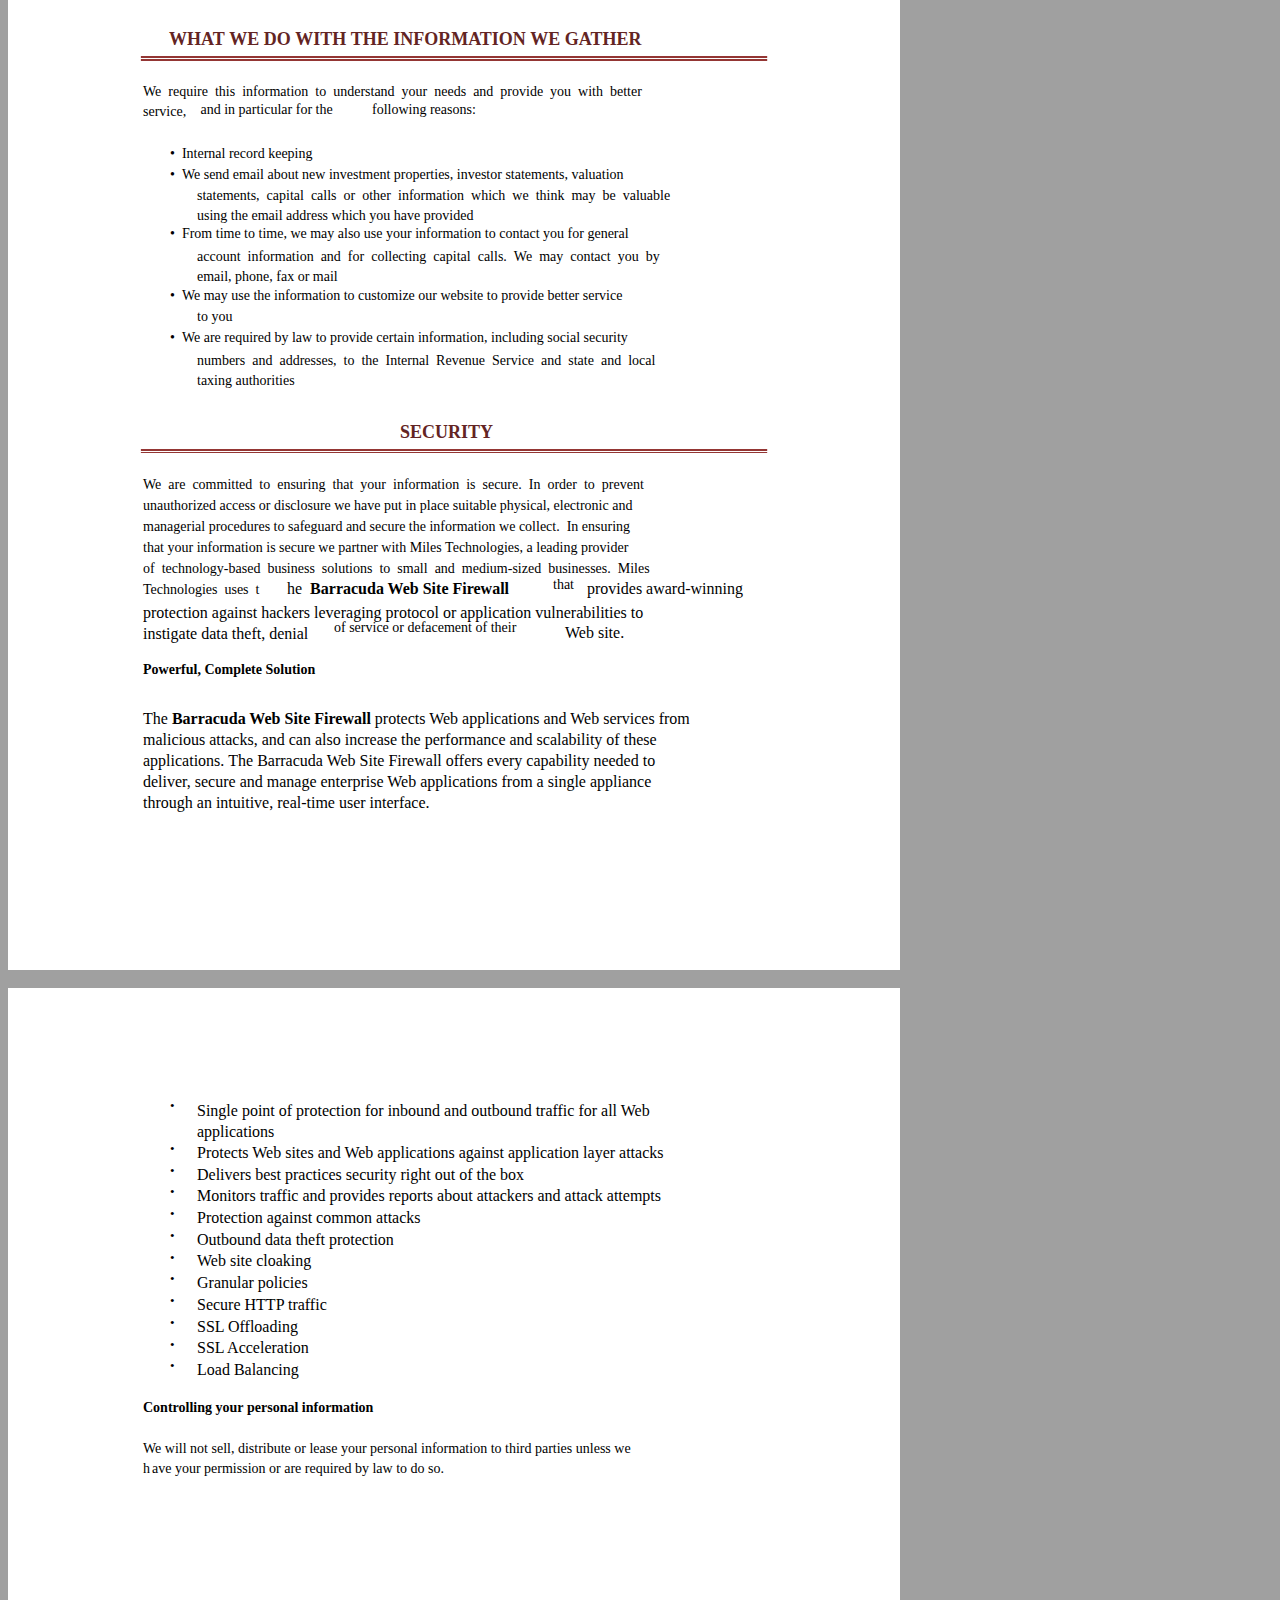
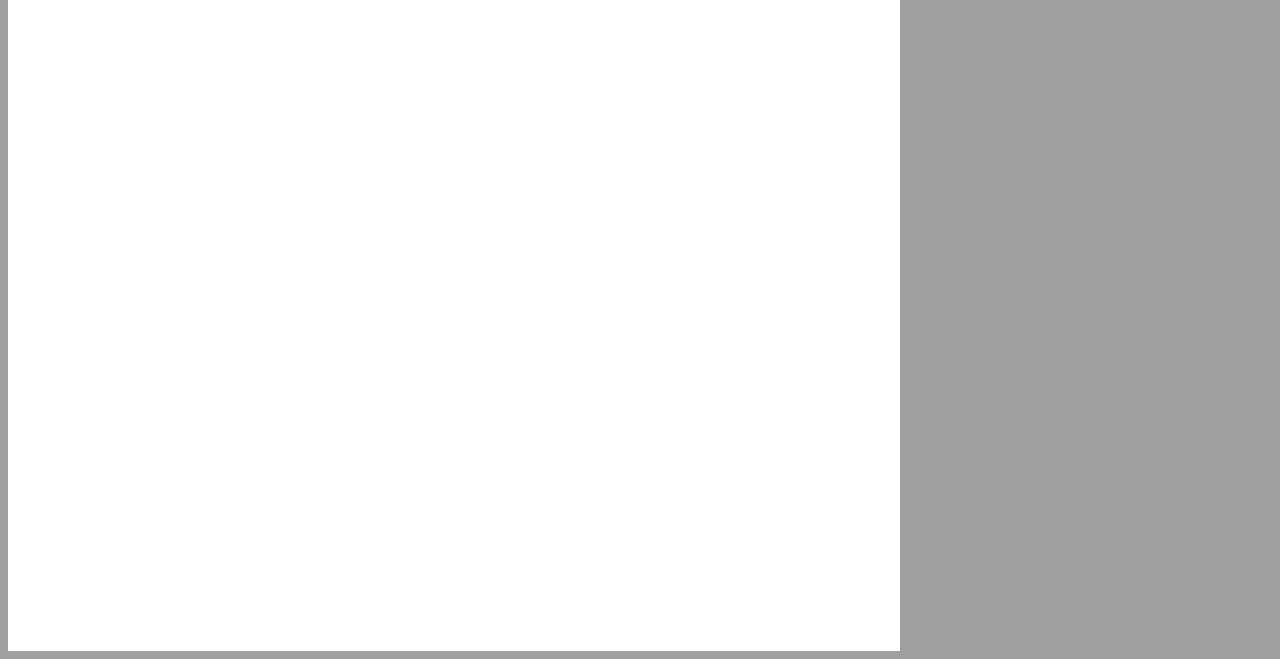
<file: privacy.html>
<!DOCTYPE html>
<html xmlns="http://www.w3.org/1999/xhtml" lang="" xml:lang="">
<head>
<title></title>

<meta http-equiv="Content-Type" content="text/html; charset=UTF-8"/>
 <br/>
<style type="text/css">
<!--
	p {margin: 0; padding: 0;}	.ft10{font-size:18px;font-family:Times;color:#632423;}
	.ft11{font-size:14px;font-family:Times;color:#000000;}
	.ft12{font-size:18px;font-family:Times;color:#632423;}
	.ft13{font-size:14px;line-height:20px;font-family:Times;color:#000000;}
	.ft14{font-size:14px;line-height:21px;font-family:Times;color:#000000;}
-->
</style>
</head>
<body bgcolor="#A0A0A0" vlink="blue" link="blue">
<div id="page1-div" style="position:relative;width:892px;height:1263px;">
<img width="892" height="1263" src="target001.png" alt="background image"/>
<p style="position:absolute;top:138px;left:355px;white-space:nowrap" class="ft10"><b>PRIVACY POLICY </b></p>
<p style="position:absolute;top:191px;left:135px;white-space:nowrap" class="ft13">This privacy policy sets out how OpenRPA ApS (“OpenRPA”) uses and <br/>protects any information that you provide OpenRPA. </p>
<p style="position:absolute;top:252px;left:135px;white-space:nowrap" class="ft13">OpenRPA &#160;is &#160;devoted &#160;to &#160;ensuring &#160;that &#160;your &#160;privacy &#160;is &#160;protected. &#160;Should &#160;we &#160;ask &#160;you &#160;to <br/>provide certain information by which you can be identified when accessing your account <br/>information, you can be assured that such information will only be used in accordance <br/>with this privacy statement. </p>
<p style="position:absolute;top:355px;left:135px;white-space:nowrap" class="ft13">OpenRPA has a firm policy of protecting the confidentiality and security of information <br/>that &#160;we &#160;collect &#160;from &#160;our &#160;Investors. &#160;We &#160;do &#160;not &#160;share &#160;your &#160;non‐public &#160;personal <br/>information with unaffiliated third parties. Information is only shared with your consent <br/>except &#160;for &#160;the &#160;specific &#160;purposes &#160;below, &#160;in &#160;accordance &#160;with &#160;all &#160;applicable &#160;laws. &#160;Please <br/>read this policy carefully. It gives you important information about how we handle your <br/>personal information. </p>
<p style="position:absolute;top:498px;left:135px;white-space:nowrap" class="ft11">OpenRPA reserves the right to change this policy at any time.  </p>
<p style="position:absolute;top:548px;left:325px;white-space:nowrap" class="ft10"><b>USE OF INFORMATION </b></p>
<p style="position:absolute;top:601px;left:135px;white-space:nowrap" class="ft13">We limit the collection and use of non‐public personal information to the minimum we <br/>believe is necessary to deliver superior service to you. Services can include advising you <br/>about our investments, services and other opportunities, maintaining your account with <br/>us, &#160;providing &#160;you &#160;with &#160;your &#160;K‐1 &#160;tax &#160;documents &#160;so &#160;that &#160;you &#160;can &#160;properly &#160;file &#160;your <br/>returns, &#160;processing &#160;distribution &#160;and &#160;contribution &#160;transactions &#160;and &#160;administering &#160;our <br/>business. </p>
<p style="position:absolute;top:753px;left:339px;white-space:nowrap" class="ft10"><b>WHAT WE COLLECT</b> </p>
<p style="position:absolute;top:805px;left:135px;white-space:nowrap" class="ft11">We &#160;obtain &#160;most &#160;non‐public &#160;personal &#160;information &#160;directly &#160;from &#160;you &#160;or &#160;your &#160;agents </p>
<p style="position:absolute;top:826px;left:435px;white-space:nowrap" class="ft11">nically. </p>
<p style="position:absolute;top:826px;left:135px;white-space:nowrap" class="ft11">whether in person, by telephone or electro</p>
<p style="position:absolute;top:867px;left:135px;white-space:nowrap" class="ft11">We may obtain the following information: </p>
<p style="position:absolute;top:908px;left:162px;white-space:nowrap" class="ft14">•&#160;&#160;First name, last name and job title <br/>•&#160;</p>
<p style="position:absolute;top:930px;left:365px;white-space:nowrap" class="ft11">uding &#160;home &#160;address, &#160;email &#160;address, &#160;business &#160;address, </p>
<p style="position:absolute;top:951px;left:433px;white-space:nowrap" class="ft11">ness telephone numbers </p>
<p style="position:absolute;top:930px;left:189px;white-space:nowrap" class="ft11">Contact &#160;information &#160;incl</p>
<p style="position:absolute;top:971px;left:162px;white-space:nowrap" class="ft11">•&#160;</p>
<p style="position:absolute;top:951px;left:189px;white-space:nowrap" class="ft11">home telephone numbers and busi</p>
<p style="position:absolute;top:992px;left:162px;white-space:nowrap" class="ft11">•&#160;</p>
<p style="position:absolute;top:972px;left:189px;white-space:nowrap" class="ft11">Social Security Numbers </p>
<p style="position:absolute;top:1014px;left:162px;white-space:nowrap" class="ft11">•&#160;</p>
<p style="position:absolute;top:993px;left:189px;white-space:nowrap" class="ft14">Employee Identification Numbers <br/>Banking information such as wiring information </p>
<p style="position:absolute;top:1035px;left:162px;white-space:nowrap" class="ft11">•&#160;&#160;Accounts with us and transactions and interactions by us, with us or through us </p>
</div>
</body>
</html>
<!DOCTYPE html>
<html xmlns="http://www.w3.org/1999/xhtml" lang="" xml:lang="">
<head>
<title></title>

<meta http-equiv="Content-Type" content="text/html; charset=UTF-8"/>
 <br/>
<style type="text/css">
<!--
	p {margin: 0; padding: 0;}	.ft20{font-size:18px;font-family:Times;color:#632423;}
	.ft21{font-size:14px;font-family:Times;color:#000000;}
	.ft22{font-size:18px;font-family:Times;color:#632423;}
	.ft23{font-size:16px;font-family:Times;color:#000000;}
	.ft24{font-size:16px;font-family:Times;color:#000000;}
	.ft25{font-size:14px;font-family:Times;color:#000000;}
	.ft26{font-size:14px;line-height:20px;font-family:Times;color:#000000;}
	.ft27{font-size:14px;line-height:21px;font-family:Times;color:#000000;}
	.ft28{font-size:16px;line-height:21px;font-family:Times;color:#000000;}
-->
</style>
</head>
<body bgcolor="#A0A0A0" vlink="blue" link="blue">
<div id="page2-div" style="position:relative;width:892px;height:1263px;">
<img width="892" height="1263" src="target002.png" alt="background image"/>
<p style="position:absolute;top:117px;left:378px;white-space:nowrap" class="ft20"><b>DISCLOSURE </b></p>
<p style="position:absolute;top:170px;left:135px;white-space:nowrap" class="ft26">We do not disclose any kind of non‐public personal information about our Investors or <br/>former Investors to anyone, except when we believe it necessary for the conduct of our <br/>business, &#160;or &#160;where &#160;disclosure &#160;is &#160;required &#160;by &#160;law. &#160;Except &#160;in &#160;those &#160;specific, &#160;limited <br/>situations, &#160;without &#160;your &#160;consent, &#160;we &#160;will &#160;not &#160;make &#160;any &#160;disclosures &#160;of &#160;non‐public <br/>personal &#160;information &#160;to &#160;other &#160;companies &#160;who &#160;may &#160;want &#160;to &#160;sell &#160;their &#160;products &#160;or <br/>services to you.  </p>
<p style="position:absolute;top:322px;left:161px;white-space:nowrap" class="ft20"><b>WHAT WE DO WITH THE INFORMATION WE GATHER </b></p>
<p style="position:absolute;top:375px;left:135px;white-space:nowrap" class="ft26">We &#160;require &#160;this &#160;information &#160;to &#160;understand &#160;your &#160;needs &#160;and &#160;provide &#160;you &#160;with &#160;better <br/>service,</p>
<p style="position:absolute;top:395px;left:364px;white-space:nowrap" class="ft21">following reasons: </p>
<p style="position:absolute;top:395px;left:189px;white-space:nowrap" class="ft21"> and in particular for the </p>
<p style="position:absolute;top:436px;left:162px;white-space:nowrap" class="ft27">•&#160;&#160;Internal record keeping  <br/>•&#160;&#160;We send email about new investment properties, investor statements, valuation </p>
<p style="position:absolute;top:479px;left:189px;white-space:nowrap" class="ft26">statements, &#160;capital &#160;calls &#160;or &#160;other &#160;information &#160;which &#160;we &#160;think &#160;may &#160;be &#160;valuable <br/>using the email address which you have provided   </p>
<p style="position:absolute;top:519px;left:162px;white-space:nowrap" class="ft21">•&#160;&#160;From time to time, we may also use your information to contact you for general </p>
<p style="position:absolute;top:540px;left:189px;white-space:nowrap" class="ft26">account &#160;information &#160;and &#160;for &#160;collecting &#160;capital &#160;calls. &#160;We &#160;may &#160;contact &#160;you &#160;by <br/>email, phone, fax or mail </p>
<p style="position:absolute;top:581px;left:162px;white-space:nowrap" class="ft21">•&#160;&#160;We may use the information to customize our website to provide better service </p>
<p style="position:absolute;top:602px;left:189px;white-space:nowrap" class="ft21">to you </p>
<p style="position:absolute;top:623px;left:162px;white-space:nowrap" class="ft21">•&#160;&#160;We are required by law to provide certain information, including social security </p>
<p style="position:absolute;top:644px;left:189px;white-space:nowrap" class="ft26">numbers &#160;and &#160;addresses, &#160;to &#160;the &#160;Internal &#160;Revenue &#160;Service &#160;and &#160;state &#160;and &#160;local <br/>taxing authorities </p>
<p style="position:absolute;top:715px;left:392px;white-space:nowrap" class="ft20"><b>SECURITY</b> </p>
<p style="position:absolute;top:767px;left:135px;white-space:nowrap" class="ft27">We &#160;are &#160;committed &#160;to &#160;ensuring &#160;that &#160;your &#160;information &#160;is &#160;secure. &#160;In &#160;order &#160;to &#160;prevent <br/>unauthorized access or disclosure we have put in place suitable physical, electronic and <br/>managerial procedures to safeguard and secure the information we collect.  In ensuring <br/>that your information is secure we partner with Miles Technologies, a leading provider <br/>of &#160;technology‐based &#160;business &#160;solutions &#160;to &#160;small &#160;and &#160;medium‐sized &#160;businesses. &#160;Miles <br/>Technologies &#160;uses &#160;t</p>
<p style="position:absolute;top:873px;left:279px;white-space:nowrap" class="ft23">he&#160;&#160;<b>Barracuda Web Site Firewall</b></p>
<p style="position:absolute;top:870px;left:538px;white-space:nowrap" class="ft25"><b> &#160;</b>that </p>
<p style="position:absolute;top:873px;left:579px;white-space:nowrap" class="ft23">provides award-winning&#160;</p>
<p style="position:absolute;top:895px;left:135px;white-space:nowrap" class="ft28">protection against hackers leveraging protocol or application&#160;vulnerabilities&#160;to&#160;<br/>instigate data theft, denial&#160;</p>
<p style="position:absolute;top:913px;left:326px;white-space:nowrap" class="ft21">of service or defacement of their</p>
<p style="position:absolute;top:917px;left:553px;white-space:nowrap" class="ft23">&#160;Web site.</p>
<p style="position:absolute;top:913px;left:626px;white-space:nowrap" class="ft21"> </p>
<p style="position:absolute;top:955px;left:135px;white-space:nowrap" class="ft25"><b>Powerful, Complete Solution </b></p>
<p style="position:absolute;top:1001px;left:135px;white-space:nowrap" class="ft28">The&#160;<b>Barracuda Web Site Firewall</b>&#160;protects Web applications&#160;and Web services from&#160;<br/>malicious attacks, and can also increase&#160;the performance and scalability of these&#160;<br/>applications.&#160;The Barracuda Web Site Firewall offers every capability needed to&#160;<br/>deliver, secure and manage enterprise Web applications from&#160;a single appliance&#160;<br/>through an intuitive, real-time user interface.&#160;</p>
</div>
</body>
</html>
<!DOCTYPE html>
<html xmlns="http://www.w3.org/1999/xhtml" lang="" xml:lang="">
<head>
<title></title>

<meta http-equiv="Content-Type" content="text/html; charset=UTF-8"/>
 <br/>
<style type="text/css">
<!--
	p {margin: 0; padding: 0;}	.ft30{font-size:13px;font-family:Times;color:#000000;}
	.ft31{font-size:16px;font-family:Times;color:#000000;}
	.ft32{font-size:14px;font-family:Times;color:#000000;}
	.ft33{font-size:14px;font-family:Times;color:#000000;}
	.ft34{font-size:16px;line-height:21px;font-family:Times;color:#000000;}
-->
</style>
</head>
<body bgcolor="#A0A0A0" vlink="blue" link="blue">
<div id="page3-div" style="position:relative;width:892px;height:1263px;">
<img width="892" height="1263" src="target003.png" alt="background image"/>
<p style="position:absolute;top:110px;left:162px;white-space:nowrap" class="ft30">•&#160;</p>
<p style="position:absolute;top:112px;left:189px;white-space:nowrap" class="ft34">Single point of protection for inbound and outbound traffic for all Web&#160;<br/>applications&#160;&#160;</p>
<p style="position:absolute;top:153px;left:162px;white-space:nowrap" class="ft30">•&#160;</p>
<p style="position:absolute;top:156px;left:189px;white-space:nowrap" class="ft31">Protects Web sites and Web applications&#160;against application layer attacks &#160;</p>
<p style="position:absolute;top:175px;left:162px;white-space:nowrap" class="ft30">•&#160;</p>
<p style="position:absolute;top:178px;left:189px;white-space:nowrap" class="ft31">Delivers best&#160;practices security right out of the box &#160;</p>
<p style="position:absolute;top:196px;left:162px;white-space:nowrap" class="ft30">•&#160;</p>
<p style="position:absolute;top:199px;left:189px;white-space:nowrap" class="ft31">Monitors traffic and provides reports about attackers and attack attempts &#160;</p>
<p style="position:absolute;top:218px;left:162px;white-space:nowrap" class="ft30">•&#160;</p>
<p style="position:absolute;top:221px;left:189px;white-space:nowrap" class="ft31">Protection against common attacks &#160;</p>
<p style="position:absolute;top:240px;left:162px;white-space:nowrap" class="ft30">•&#160;</p>
<p style="position:absolute;top:243px;left:189px;white-space:nowrap" class="ft31">Outbound data theft protection &#160;</p>
<p style="position:absolute;top:262px;left:162px;white-space:nowrap" class="ft30">•&#160;</p>
<p style="position:absolute;top:264px;left:189px;white-space:nowrap" class="ft31">Web site cloaking &#160;</p>
<p style="position:absolute;top:283px;left:162px;white-space:nowrap" class="ft30">•&#160;</p>
<p style="position:absolute;top:286px;left:189px;white-space:nowrap" class="ft31">Granular policies &#160;</p>
<p style="position:absolute;top:305px;left:162px;white-space:nowrap" class="ft30">•&#160;</p>
<p style="position:absolute;top:308px;left:189px;white-space:nowrap" class="ft31">Secure HTTP traffic &#160;</p>
<p style="position:absolute;top:327px;left:162px;white-space:nowrap" class="ft30">•&#160;</p>
<p style="position:absolute;top:330px;left:189px;white-space:nowrap" class="ft31">SSL Offloading &#160;</p>
<p style="position:absolute;top:349px;left:162px;white-space:nowrap" class="ft30">•&#160;</p>
<p style="position:absolute;top:351px;left:189px;white-space:nowrap" class="ft31">SSL Acceleration &#160;</p>
<p style="position:absolute;top:370px;left:162px;white-space:nowrap" class="ft30">•&#160;</p>
<p style="position:absolute;top:373px;left:189px;white-space:nowrap" class="ft31">Load Balancing &#160;</p>
<p style="position:absolute;top:412px;left:135px;white-space:nowrap" class="ft32"><b>Controlling your personal information </b></p>
<p style="position:absolute;top:453px;left:135px;white-space:nowrap" class="ft33">We will not sell, distribute or lease your personal information to third parties unless we </p>
<p style="position:absolute;top:473px;left:144px;white-space:nowrap" class="ft33">ave your permission or are required by law to do so.  </p>
<p style="position:absolute;top:473px;left:135px;white-space:nowrap" class="ft33">h</p>
<p style="position:absolute;top:514px;left:135px;white-space:nowrap" class="ft33"> </p>
</div>
</body>
</html>
</file>
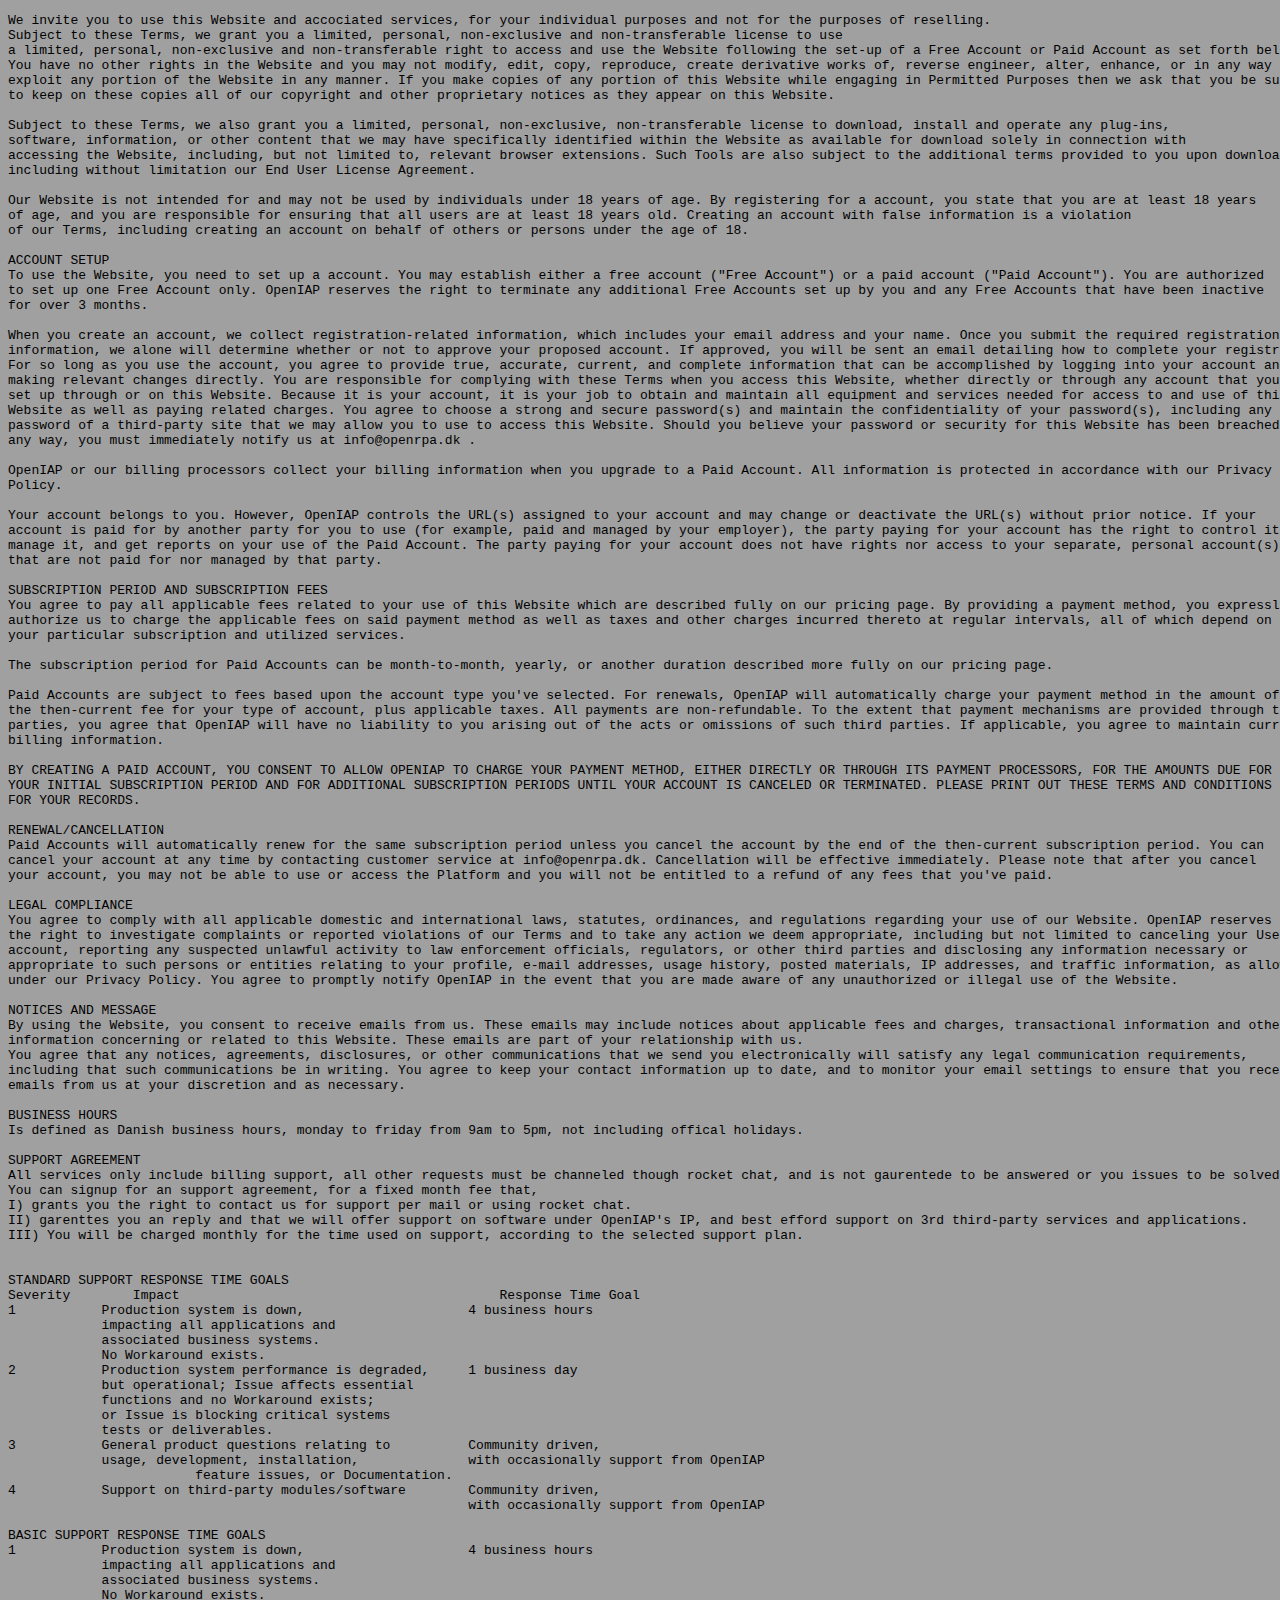
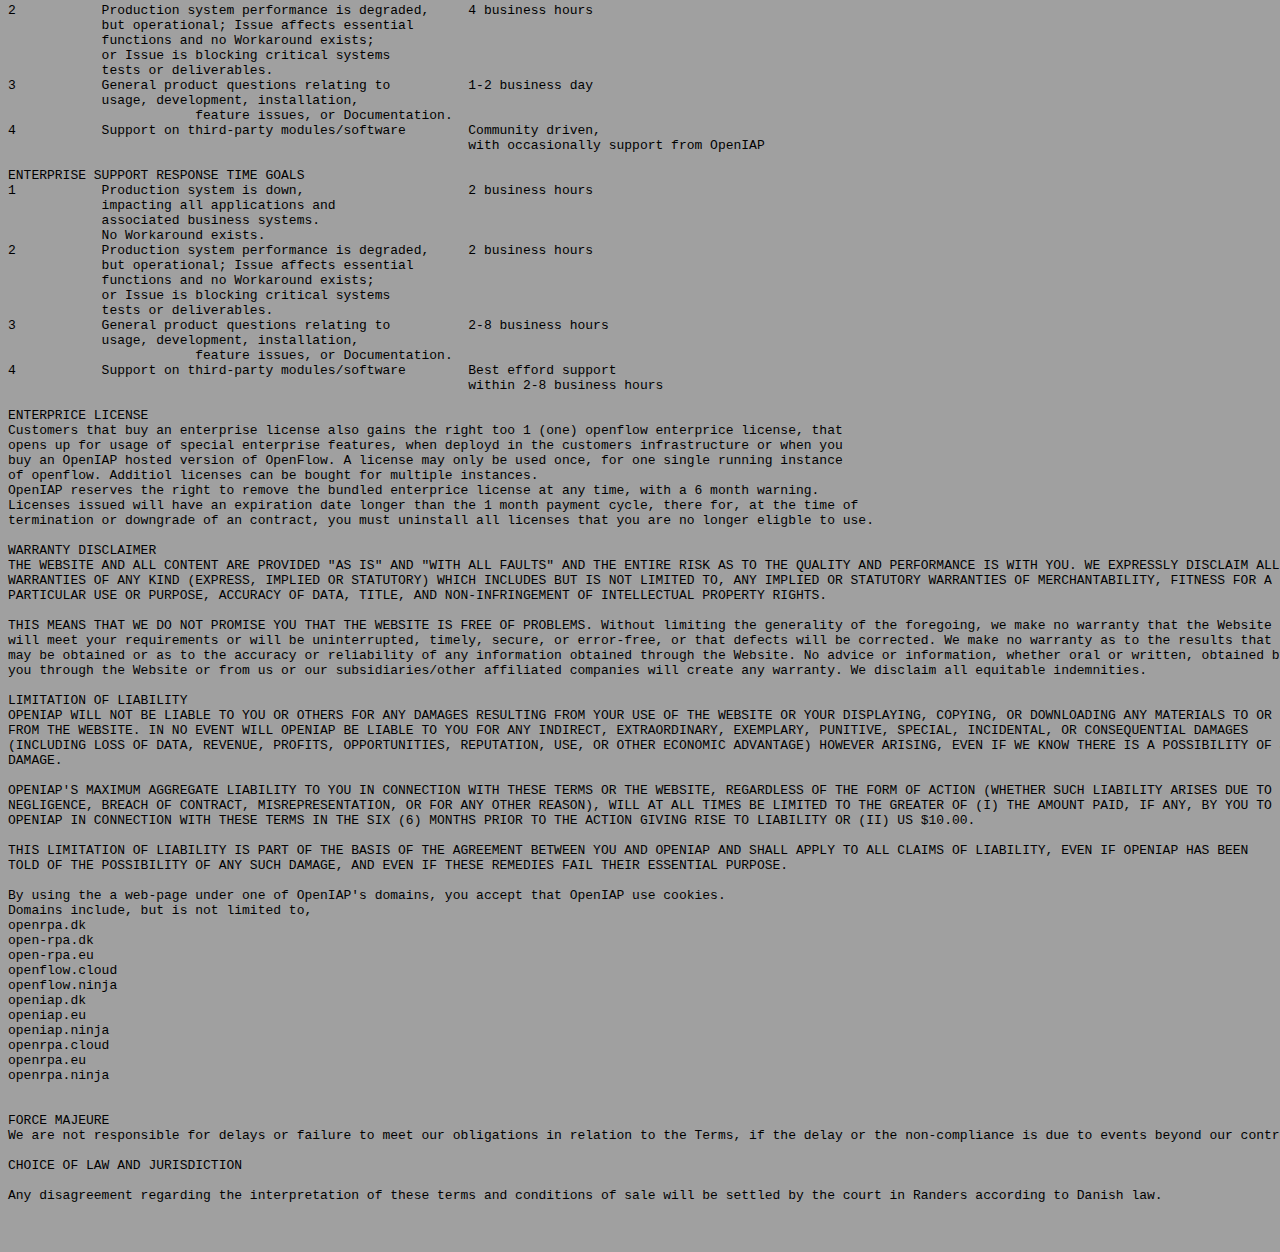
<file: terms.html>
<!DOCTYPE html>
<html xmlns="http://www.w3.org/1999/xhtml" lang="" xml:lang="">

<head>
	<title></title>
	<style type="text/css">
		<!--
		p {
			margin: 0;
			padding: 0;
		}

		.ft30 {
			font-size: 13px;
			font-family: Times;
			color: #000000;
		}

		.ft31 {
			font-size: 16px;
			font-family: Times;
			color: #000000;
		}

		.ft32 {
			font-size: 14px;
			font-family: Times;
			color: #000000;
		}

		.ft33 {
			font-size: 14px;
			font-family: Times;
			color: #000000;
		}

		.ft34 {
			font-size: 16px;
			line-height: 21px;
			font-family: Times;
			color: #000000;
		}
		-->
	</style>
</head>

<body bgcolor="#A0A0A0" vlink="blue" link="blue">
	<div id="page3-div" style="position:relative;width:892px;height:1263px;">
		<p style="position:absolute;top:110px;left:162px;white-space:nowrap" class="ft30">
		<pre>
We invite you to use this Website and accociated services, for your individual purposes and not for the purposes of reselling.
Subject to these Terms, we grant you a limited, personal, non-exclusive and non-transferable license to use
a limited, personal, non-exclusive and non-transferable right to access and use the Website following the set-up of a Free Account or Paid Account as set forth below.
You have no other rights in the Website and you may not modify, edit, copy, reproduce, create derivative works of, reverse engineer, alter, enhance, or in any way
exploit any portion of the Website in any manner. If you make copies of any portion of this Website while engaging in Permitted Purposes then we ask that you be sure
to keep on these copies all of our copyright and other proprietary notices as they appear on this Website.

Subject to these Terms, we also grant you a limited, personal, non-exclusive, non-transferable license to download, install and operate any plug-ins,
software, information, or other content that we may have specifically identified within the Website as available for download solely in connection with
accessing the Website, including, but not limited to, relevant browser extensions. Such Tools are also subject to the additional terms provided to you upon download,
including without limitation our End User License Agreement.

Our Website is not intended for and may not be used by individuals under 18 years of age. By registering for a account, you state that you are at least 18 years
of age, and you are responsible for ensuring that all users are at least 18 years old. Creating an account with false information is a violation
of our Terms, including creating an account on behalf of others or persons under the age of 18.

ACCOUNT SETUP
To use the Website, you need to set up a account. You may establish either a free account ("Free Account") or a paid account ("Paid Account"). You are authorized
to set up one Free Account only. OpenIAP reserves the right to terminate any additional Free Accounts set up by you and any Free Accounts that have been inactive
for over 3 months.

When you create an account, we collect registration-related information, which includes your email address and your name. Once you submit the required registration
information, we alone will determine whether or not to approve your proposed account. If approved, you will be sent an email detailing how to complete your registration.
For so long as you use the account, you agree to provide true, accurate, current, and complete information that can be accomplished by logging into your account and
making relevant changes directly. You are responsible for complying with these Terms when you access this Website, whether directly or through any account that you may
set up through or on this Website. Because it is your account, it is your job to obtain and maintain all equipment and services needed for access to and use of this
Website as well as paying related charges. You agree to choose a strong and secure password(s) and maintain the confidentiality of your password(s), including any
password of a third-party site that we may allow you to use to access this Website. Should you believe your password or security for this Website has been breached in
any way, you must immediately notify us at info@openrpa.dk .

OpenIAP or our billing processors collect your billing information when you upgrade to a Paid Account. All information is protected in accordance with our Privacy
Policy.

Your account belongs to you. However, OpenIAP controls the URL(s) assigned to your account and may change or deactivate the URL(s) without prior notice. If your
account is paid for by another party for you to use (for example, paid and managed by your employer), the party paying for your account has the right to control it,
manage it, and get reports on your use of the Paid Account. The party paying for your account does not have rights nor access to your separate, personal account(s)
that are not paid for nor managed by that party.

SUBSCRIPTION PERIOD AND SUBSCRIPTION FEES
You agree to pay all applicable fees related to your use of this Website which are described fully on our pricing page. By providing a payment method, you expressly
authorize us to charge the applicable fees on said payment method as well as taxes and other charges incurred thereto at regular intervals, all of which depend on
your particular subscription and utilized services.

The subscription period for Paid Accounts can be month-to-month, yearly, or another duration described more fully on our pricing page.

Paid Accounts are subject to fees based upon the account type you've selected. For renewals, OpenIAP will automatically charge your payment method in the amount of
the then-current fee for your type of account, plus applicable taxes. All payments are non-refundable. To the extent that payment mechanisms are provided through third
parties, you agree that OpenIAP will have no liability to you arising out of the acts or omissions of such third parties. If applicable, you agree to maintain current
billing information.

BY CREATING A PAID ACCOUNT, YOU CONSENT TO ALLOW OPENIAP TO CHARGE YOUR PAYMENT METHOD, EITHER DIRECTLY OR THROUGH ITS PAYMENT PROCESSORS, FOR THE AMOUNTS DUE FOR
YOUR INITIAL SUBSCRIPTION PERIOD AND FOR ADDITIONAL SUBSCRIPTION PERIODS UNTIL YOUR ACCOUNT IS CANCELED OR TERMINATED. PLEASE PRINT OUT THESE TERMS AND CONDITIONS
FOR YOUR RECORDS.

RENEWAL/CANCELLATION
Paid Accounts will automatically renew for the same subscription period unless you cancel the account by the end of the then-current subscription period. You can
cancel your account at any time by contacting customer service at info@openrpa.dk. Cancellation will be effective immediately. Please note that after you cancel
your account, you may not be able to use or access the Platform and you will not be entitled to a refund of any fees that you've paid.

LEGAL COMPLIANCE
You agree to comply with all applicable domestic and international laws, statutes, ordinances, and regulations regarding your use of our Website. OpenIAP reserves
the right to investigate complaints or reported violations of our Terms and to take any action we deem appropriate, including but not limited to canceling your User
account, reporting any suspected unlawful activity to law enforcement officials, regulators, or other third parties and disclosing any information necessary or
appropriate to such persons or entities relating to your profile, e-mail addresses, usage history, posted materials, IP addresses, and traffic information, as allowed
under our Privacy Policy. You agree to promptly notify OpenIAP in the event that you are made aware of any unauthorized or illegal use of the Website.

NOTICES AND MESSAGE
By using the Website, you consent to receive emails from us. These emails may include notices about applicable fees and charges, transactional information and other
information concerning or related to this Website. These emails are part of your relationship with us.
You agree that any notices, agreements, disclosures, or other communications that we send you electronically will satisfy any legal communication requirements,
including that such communications be in writing. You agree to keep your contact information up to date, and to monitor your email settings to ensure that you receive
emails from us at your discretion and as necessary.

BUSINESS HOURS
Is defined as Danish business hours, monday to friday from 9am to 5pm, not including offical holidays.

SUPPORT AGREEMENT
All services only include billing support, all other requests must be channeled though rocket chat, and is not gaurentede to be answered or you issues to be solved.
You can signup for an support agreement, for a fixed month fee that,
I) grants you the right to contact us for support per mail or using rocket chat.
II) garenttes you an reply and that we will offer support on software under OpenIAP's IP, and best efford support on 3rd third-party services and applications.
III) You will be charged monthly for the time used on support, according to the selected support plan.


STANDARD SUPPORT RESPONSE TIME GOALS
Severity	Impact                                         Response Time Goal
1           Production system is down,                     4 business hours
            impacting all applications and 
            associated business systems. 
            No Workaround exists.
2           Production system performance is degraded,     1 business day
            but operational; Issue affects essential 
            functions and no Workaround exists; 
            or Issue is blocking critical systems 
            tests or deliverables.		
3           General product questions relating to          Community driven, 
            usage, development, installation,              with occasionally support from OpenIAP
			feature issues, or Documentation.		
4           Support on third-party modules/software        Community driven, 
                                                           with occasionally support from OpenIAP

BASIC SUPPORT RESPONSE TIME GOALS
1           Production system is down,                     4 business hours
            impacting all applications and 
            associated business systems. 
            No Workaround exists.
2           Production system performance is degraded,     4 business hours
            but operational; Issue affects essential 
            functions and no Workaround exists; 
            or Issue is blocking critical systems 
            tests or deliverables.		
3           General product questions relating to          1-2 business day
            usage, development, installation,              
			feature issues, or Documentation.
4           Support on third-party modules/software        Community driven, 
                                                           with occasionally support from OpenIAP

ENTERPRISE SUPPORT RESPONSE TIME GOALS
1           Production system is down,                     2 business hours
            impacting all applications and 
            associated business systems. 
            No Workaround exists.
2           Production system performance is degraded,     2 business hours
            but operational; Issue affects essential 
            functions and no Workaround exists; 
            or Issue is blocking critical systems 
            tests or deliverables.		
3           General product questions relating to          2-8 business hours
            usage, development, installation,              
			feature issues, or Documentation.		
4           Support on third-party modules/software        Best efford support
                                                           within 2-8 business hours

ENTERPRICE LICENSE
Customers that buy an enterprise license also gains the right too 1 (one) openflow enterprice license, that
opens up for usage of special enterprise features, when deployd in the customers infrastructure or when you
buy an OpenIAP hosted version of OpenFlow. A license may only be used once, for one single running instance 
of openflow. Additiol licenses can be bought for multiple instances.
OpenIAP reserves the right to remove the bundled enterprice license at any time, with a 6 month warning.
Licenses issued will have an expiration date longer than the 1 month payment cycle, there for, at the time of 
termination or downgrade of an contract, you must uninstall all licenses that you are no longer eligble to use.

WARRANTY DISCLAIMER
THE WEBSITE AND ALL CONTENT ARE PROVIDED "AS IS" AND "WITH ALL FAULTS" AND THE ENTIRE RISK AS TO THE QUALITY AND PERFORMANCE IS WITH YOU. WE EXPRESSLY DISCLAIM ALL
WARRANTIES OF ANY KIND (EXPRESS, IMPLIED OR STATUTORY) WHICH INCLUDES BUT IS NOT LIMITED TO, ANY IMPLIED OR STATUTORY WARRANTIES OF MERCHANTABILITY, FITNESS FOR A
PARTICULAR USE OR PURPOSE, ACCURACY OF DATA, TITLE, AND NON-INFRINGEMENT OF INTELLECTUAL PROPERTY RIGHTS.

THIS MEANS THAT WE DO NOT PROMISE YOU THAT THE WEBSITE IS FREE OF PROBLEMS. Without limiting the generality of the foregoing, we make no warranty that the Website
will meet your requirements or will be uninterrupted, timely, secure, or error-free, or that defects will be corrected. We make no warranty as to the results that
may be obtained or as to the accuracy or reliability of any information obtained through the Website. No advice or information, whether oral or written, obtained by
you through the Website or from us or our subsidiaries/other affiliated companies will create any warranty. We disclaim all equitable indemnities.

LIMITATION OF LIABILITY
OPENIAP WILL NOT BE LIABLE TO YOU OR OTHERS FOR ANY DAMAGES RESULTING FROM YOUR USE OF THE WEBSITE OR YOUR DISPLAYING, COPYING, OR DOWNLOADING ANY MATERIALS TO OR
FROM THE WEBSITE. IN NO EVENT WILL OPENIAP BE LIABLE TO YOU FOR ANY INDIRECT, EXTRAORDINARY, EXEMPLARY, PUNITIVE, SPECIAL, INCIDENTAL, OR CONSEQUENTIAL DAMAGES
(INCLUDING LOSS OF DATA, REVENUE, PROFITS, OPPORTUNITIES, REPUTATION, USE, OR OTHER ECONOMIC ADVANTAGE) HOWEVER ARISING, EVEN IF WE KNOW THERE IS A POSSIBILITY OF SUCH
DAMAGE.

OPENIAP'S MAXIMUM AGGREGATE LIABILITY TO YOU IN CONNECTION WITH THESE TERMS OR THE WEBSITE, REGARDLESS OF THE FORM OF ACTION (WHETHER SUCH LIABILITY ARISES DUE TO
NEGLIGENCE, BREACH OF CONTRACT, MISREPRESENTATION, OR FOR ANY OTHER REASON), WILL AT ALL TIMES BE LIMITED TO THE GREATER OF (I) THE AMOUNT PAID, IF ANY, BY YOU TO
OPENIAP IN CONNECTION WITH THESE TERMS IN THE SIX (6) MONTHS PRIOR TO THE ACTION GIVING RISE TO LIABILITY OR (II) US $10.00.

THIS LIMITATION OF LIABILITY IS PART OF THE BASIS OF THE AGREEMENT BETWEEN YOU AND OPENIAP AND SHALL APPLY TO ALL CLAIMS OF LIABILITY, EVEN IF OPENIAP HAS BEEN
TOLD OF THE POSSIBILITY OF ANY SUCH DAMAGE, AND EVEN IF THESE REMEDIES FAIL THEIR ESSENTIAL PURPOSE.

By using the a web-page under one of OpenIAP's domains, you accept that OpenIAP use cookies.
Domains include, but is not limited to,
openrpa.dk
open-rpa.dk
open-rpa.eu
openflow.cloud
openflow.ninja
openiap.dk
openiap.eu
openiap.ninja
openrpa.cloud
openrpa.eu
openrpa.ninja


FORCE MAJEURE
We are not responsible for delays or failure to meet our obligations in relation to the Terms, if the delay or the non-compliance is due to events beyond our control.

CHOICE OF LAW AND JURISDICTION

Any disagreement regarding the interpretation of these terms and conditions of sale will be settled by the court in Randers according to Danish law.
</pre>
		</p><br />
		<p></p><br />
	</div>
</body>

</html>
</file>
<file: css/openiapDesktopHdCopy13.css>
@font-face {
                          font-family: "SpaceGrotesk-Bold";
                          src: url('../fonts/SpaceGrotesk-Bold.otf') format("opentype");
                        }
                        @font-face {
                          font-family: "SpaceGrotesk-Regular";
                          src: url('../fonts/SpaceGrotesk-Regular.otf') format("opentype");
                        }
                        @font-face {
                          font-family: "SpaceGrotesk-Medium";
                          src: url('../fonts/SpaceGrotesk-Medium.otf') format("opentype");
                        }
                        
.openiapdesktophdcopy13 {
  width               : 100%;
  min-width           : 1440px;
  height              : 100vh;
  min-height          : 7140px;
  position            : relative;
  overflow            : hidden;
  margin              : 0px;
  -webkit-font-smoothing: antialiased;
  -moz-osx-font-smoothing: grayscale;
  background-color    : rgba(255, 255, 255, 1.0);
  opacity             : 1.0;
}
a {
  text-decoration     : none;
}
div {
  -webkit-text-size-adjust: none;
}
.anima-full-width-a {
  width               : 100%;
}
.anima-full-height-a {
  height              : 100%;
}
div {
  -webkit-text-size-adjust: none;
}
.openiapdesktophdcopy13 .graphiciap1copy2 {
  background-color    : rgba(255,255,255,0.0);
  top                 : 2499px;
  height              : 890px;
  width               : 1223px;
  position            : absolute;
  margin              : 0;
  left                : -503px;
  overflow            : hidden;
  transform           : rotate(0deg);
  opacity             : 1.0;
}
.openiapdesktophdcopy13 .graphiciap1copy2 .mask {
  background-color    : rgba(255,255,255,0.0);
  top                 : 1px;
  height              : 889px;
  width               : 1223px;
  position            : absolute;
  margin              : 0;
  left                : 0px;
  transform           : rotate(0deg);
  opacity             : 1.0;
}
.openiapdesktophdcopy13 .graphiciap1copy2 .graphiciap11 {
  background-color    : rgba(255,255,255,0.0);
  top                 : 179px;
  height              : 701px;
  width               : 556px;
  position            : absolute;
  margin              : 0;
  left                : 309px;
  transform           : rotate(0deg);
  opacity             : 1.0;
}
.openiapdesktophdcopy13 .graphiciap1copy2 .graphiciap11 .combinedshape {
  background-color    : rgba(255,255,255,0.0);
  top                 : 0px;
  height              : 700px;
  width               : 556px;
  position            : absolute;
  margin              : 0;
  left                : 0px;
  transform           : rotate(0deg);
  opacity             : 1.0;
}
.openiapdesktophdcopy13 .rectanglecopy2 {
  background-color    : rgba(255,255,255,0.0);
  top                 : 0px;
  height              : 795px;
  width               : 461px;
  position            : absolute;
  margin              : 0;
  left                : 979px;
  transform           : rotate(0deg);
  opacity             : 1.0;
}
.openiapdesktophdcopy13 .rectanglecopy {
  background-color    : rgba(238, 230, 222, 1.0);
  top                 : 795px;
  height              : 493px;
  width               : 876px;
  position            : absolute;
  margin              : 0;
  left                : 103px;
  transform           : rotate(0deg);
  opacity             : 1.0;
}
.openiapdesktophdcopy13 .rectanglecopy7 {
  background-color    : rgba(53, 227, 141, 1.0);
  top                 : 1927px;
  height              : 967px;
  width               : 461px;
  position            : absolute;
  margin              : 0;
  left                : 979px;
  transform           : rotate(0deg);
  opacity             : 1.0;
}
.openiapdesktophdcopy13 .rectanglecopy10 {
  background-color    : rgba(255,255,255,0.0);
  top                 : 4931px;
  height              : 747px;
  width               : 579px;
  position            : absolute;
  margin              : 0;
  left                : 400px;
  transform           : rotate(0deg);
  opacity             : 1.0;
}
.openiapdesktophdcopy13 .rectanglecopy12 {
  background-color    : rgba(53, 227, 141, 1.0);
  top                 : 2866px;
  height              : 734px;
  width               : 46px;
  position            : absolute;
  margin              : 0;
  left                : 1394px;
  transform           : rotate(0deg);
  opacity             : 1.0;
}
.openiapdesktophdcopy13 .rectanglecopy9 {
  background-color    : rgba(235, 67, 44, 1.0);
  top                 : 4194px;
  height              : 118px;
  width               : 579px;
  position            : absolute;
  margin              : 0;
  left                : 400px;
  transform           : rotate(0deg);
  opacity             : 1.0;
}
.openiapdesktophdcopy13 .rectanglecopy13 {
  background-color    : rgba(238, 230, 222, 1.0);
  top                 : 1809px;
  height              : 118px;
  width               : 876px;
  position            : absolute;
  margin              : 0;
  left                : 103px;
  transform           : rotate(0deg);
  opacity             : 1.0;
}
.openiapdesktophdcopy13 .graphiciap1 {
  background-color    : rgba(255,255,255,0.0);
  top                 : 413px;
  height              : 861px;
  width               : 1186px;
  position            : absolute;
  margin              : 0;
  left                : -505px;
  overflow            : hidden;
  transform           : rotate(0deg);
  opacity             : 1.0;
}
.openiapdesktophdcopy13 .graphiciap1 .mask {
  background-color    : rgba(255,255,255,0.0);
  top                 : 0px;
  height              : 861px;
  width               : 1185px;
  position            : absolute;
  margin              : 0;
  left                : 1px;
  transform           : rotate(0deg);
  opacity             : 1.0;
}
.openiapdesktophdcopy13 .graphiciap1 .graphiciap11 {
  background-color    : rgba(255,255,255,0.0);
  top                 : 172px;
  height              : 679px;
  width               : 539px;
  position            : absolute;
  margin              : 0;
  left                : 300px;
  transform           : rotate(0deg);
  opacity             : 1.0;
}
.openiapdesktophdcopy13 .graphiciap1 .graphiciap11 .combinedshape {
  background-color    : rgba(255,255,255,0.0);
  top                 : 0px;
  height              : 678px;
  width               : 539px;
  position            : absolute;
  margin              : 0;
  left                : 0px;
  transform           : rotate(0deg);
  opacity             : 1.0;
}
.openiapdesktophdcopy13 .automatetedioustas {
  background-color    : rgba(255,255,255,0.0);
  top                 : 884px;
  height              : auto;
  width               : 401px;
  position            : absolute;
  margin              : 0;
  left                : 207px;
  transform           : rotate(0deg);
  opacity             : 1.0;
  font-family         : "SpaceGrotesk-Bold", Helvetica, Arial, serif;
  font-size           : 45.0px;
  color               : rgba(75, 57, 67, 1.0);
  text-align          : left;
  line-height         : 55.0px;
}
.openiapdesktophdcopy13 .openiapisanopens {
  background-color    : rgba(255,255,255,0.0);
  top                 : 501px;
  height              : auto;
  width               : 403px;
  position            : absolute;
  margin              : 0;
  left                : 103px;
  transform           : rotate(0deg);
  opacity             : 1.0;
  font-family         : "SpaceGrotesk-Regular", Helvetica, Arial, serif;
  font-size           : 14.0px;
  color               : rgba(75, 57, 67, 1.0);
  text-align          : left;
  line-height         : 24.0px;
}
.openiapdesktophdcopy13 .powerfulyetstriki {
  background-color    : rgba(255,255,255,0.0);
  top                 : 1022px;
  height              : auto;
  width               : 558px;
  position            : absolute;
  margin              : 0;
  left                : 207px;
  transform           : rotate(0deg);
  opacity             : 1.0;
  font-family         : "SpaceGrotesk-Regular", Helvetica, Arial, serif;
  font-size           : 14.0px;
  color               : rgba(75, 57, 67, 1.0);
  text-align          : left;
  line-height         : 24.0px;
}
.openiapdesktophdcopy13 .getstarted {
  background-color    : rgba(255,255,255,0.0);
  top                 : 48px;
  height              : 40px;
  width               : 139px;
  position            : absolute;
  margin              : 0;
  left                : 1199px;
  transform           : rotate(0deg);
  opacity             : 1.0;
}
.openiapdesktophdcopy13 .getstarted .group1 {
  background-color    : rgba(255,255,255,0.0);
  top                 : 0px;
  height              : 40px;
  width               : 139px;
  position            : relative;
  margin              : 0;
  left                : 0px;
  transform           : rotate(0deg);
  opacity             : 1.0;
}
.openiapdesktophdcopy13 .getstarted .group1 .rectangle1 {
  background-color    : rgba(255, 255, 255, 1.0);
  top                 : 0px;
  height              : 40px;
  width               : 139px;
  position            : absolute;
  margin              : 0;
  left                : 0px;
  border-radius       : 20px;
  transform           : rotate(0deg);
  opacity             : 1.0;
}
.openiapdesktophdcopy13 .getstarted .group1 .getstarted2 {
  background-color    : rgba(255,255,255,0.0);
  top                 : 11px;
  height              : auto;
  width               : 139px;
  position            : absolute;
  margin              : 0;
  left                : 0px;
  transform           : rotate(0deg);
  opacity             : 1.0;
  font-family         : "SpaceGrotesk-Medium", Helvetica, Arial, serif;
  font-size           : 14.0px;
  color               : rgba(75, 57, 67, 1.0);
  text-align          : center;
  line-height         : 17.0px;
}
.openiapdesktophdcopy13 .learnmore {
  background-color    : rgba(255,255,255,0.0);
  top                 : 1151px;
  height              : 42px;
  width               : 141px;
  position            : absolute;
  margin              : 0;
  left                : 204px;
  transform           : rotate(0deg);
  opacity             : 1.0;
}
.openiapdesktophdcopy13 .learnmore .learnmoreorange {
  background-color    : rgba(255,255,255,0.0);
  top                 : 0px;
  height              : 42px;
  width               : 141px;
  position            : relative;
  margin              : 0;
  left                : 0px;
  transform           : rotate(0deg);
  opacity             : 1.0;
}
.openiapdesktophdcopy13 .learnmore .learnmoreorange .group1 {
  background-color    : rgba(255,255,255,0.0);
  top                 : 0px;
  height              : 42px;
  width               : 141px;
  position            : relative;
  margin              : 0;
  left                : 0px;
  transform           : rotate(0deg);
  opacity             : 1.0;
}
.openiapdesktophdcopy13 .learnmore .learnmoreorange .group1 .rectangle1 {
  background-color    : rgba(255,255,255,0.0);
  top                 : 0px;
  height              : 42px;
  box-sizing          : border-box;
  width               : 141px;
  position            : absolute;
  margin              : 0;
  left                : 0px;
  border-radius       : 21px;
  border-style        : solid;
  border-width        : 1px;
  border-color        : rgba(0, 155, 141, 1.0);
  transform           : rotate(0deg);
  opacity             : 1.0;
}
.openiapdesktophdcopy13 .learnmore .learnmoreorange .group1 .learnmore1 {
  background-color    : rgba(255,255,255,0.0);
  top                 : 12px;
  height              : auto;
  width               : 139px;
  position            : absolute;
  margin              : 0;
  left                : 1px;
  transform           : rotate(0deg);
  opacity             : 1.0;
  font-family         : "SpaceGrotesk-Medium", Helvetica, Arial, serif;
  font-size           : 14.0px;
  color               : rgba(0, 155, 141, 1.0);
  text-align          : center;
  line-height         : 17.0px;
}
.openiapdesktophdcopy13 .learnmorecopy {
  background-color    : rgba(255,255,255,0.0);
  top                 : 1670px;
  height              : 42px;
  width               : 141px;
  position            : absolute;
  margin              : 0;
  left                : 516px;
  transform           : rotate(0deg);
  opacity             : 1.0;
}
.openiapdesktophdcopy13 .learnmorecopy .learnmoreorange {
  background-color    : rgba(255,255,255,0.0);
  top                 : 0px;
  height              : 42px;
  width               : 141px;
  position            : relative;
  margin              : 0;
  left                : 0px;
  transform           : rotate(0deg);
  opacity             : 1.0;
}
.openiapdesktophdcopy13 .learnmorecopy .learnmoreorange .group1 {
  background-color    : rgba(255,255,255,0.0);
  top                 : 0px;
  height              : 42px;
  width               : 141px;
  position            : relative;
  margin              : 0;
  left                : 0px;
  transform           : rotate(0deg);
  opacity             : 1.0;
}
.openiapdesktophdcopy13 .learnmorecopy .learnmoreorange .group1 .rectangle1 {
  background-color    : rgba(255,255,255,0.0);
  top                 : 0px;
  height              : 42px;
  box-sizing          : border-box;
  width               : 141px;
  position            : absolute;
  margin              : 0;
  left                : 0px;
  border-radius       : 21px;
  border-style        : solid;
  border-width        : 1px;
  border-color        : rgba(235, 67, 44, 1.0);
  transform           : rotate(0deg);
  opacity             : 1.0;
}
.openiapdesktophdcopy13 .learnmorecopy .learnmoreorange .group1 .learnmore1 {
  background-color    : rgba(255,255,255,0.0);
  top                 : 12px;
  height              : auto;
  width               : 139px;
  position            : absolute;
  margin              : 0;
  left                : 1px;
  transform           : rotate(0deg);
  opacity             : 1.0;
  font-family         : "SpaceGrotesk-Medium", Helvetica, Arial, serif;
  font-size           : 14.0px;
  color               : rgba(235, 67, 44, 1.0);
  text-align          : center;
  line-height         : 17.0px;
}
.openiapdesktophdcopy13 .integratedautomatio {
  background-color    : rgba(255,255,255,0.0);
  top                 : 219px;
  height              : auto;
  width               : 500px;
  position            : absolute;
  margin              : 0;
  left                : 103px;
  transform           : rotate(0deg);
  opacity             : 1.0;
  font-family         : "SpaceGrotesk-Bold", Helvetica, Arial, serif;
  font-size           : 70.0px;
  color               : rgba(75, 57, 67, 1.0);
  text-align          : left;
  line-height         : 80.0px;
}
.openiapdesktophdcopy13 .rectanglecopy5 {
  background-color    : rgba(75, 57, 67, 1.0);
  top                 : 6821px;
  height              : 304px;
  width               : 1440px;
  position            : absolute;
  margin              : 0;
  left                : 0px;
  transform           : rotate(0deg);
  opacity             : 1.0;
}
.openiapdesktophdcopy13 .rectanglecopy6 {
  background-color    : rgba(0, 0, 0, 1.0);
  top                 : 7062px;
  height              : 105px;
  width               : 1440px;
  position            : absolute;
  margin              : 0;
  left                : 0px;
  transform           : rotate(0deg);
  opacity             : 1.0;
}
.openiapdesktophdcopy13 .weu2019relookingforpa {
  background-color    : rgba(255,255,255,0.0);
  top                 : 5118px;
  height              : auto;
  width               : 357px;
  position            : absolute;
  margin              : 0;
  left                : 208px;
  transform           : rotate(0deg);
  opacity             : 1.0;
  font-family         : "SpaceGrotesk-Bold", Helvetica, Arial, serif;
  font-size           : 50.0px;
  color               : rgba(75, 57, 67, 1.0);
  text-align          : left;
  line-height         : 60.0px;
}
.openiapdesktophdcopy13 .a2512020openiap {
  background-color    : rgba(255,255,255,0.0);
  top                 : 7100px;
  height              : auto;
  width               : 128px;
  position            : absolute;
  margin              : 0;
  left                : 103px;
  transform           : rotate(0deg);
  opacity             : 1.0;
  font-family         : "SpaceGrotesk-Regular", Helvetica, Arial, serif;
  font-size           : 14.0px;
  color               : rgba(238, 230, 222, 1.0);
  text-align          : left;
  line-height         : 20.0px;
}
.openiapdesktophdcopy13 .stroke5 {
  background-color    : rgba(255,255,255,0.0);
  top                 : 7100px;
  height              : 19px;
  width               : 20px;
  position            : absolute;
  margin              : 0;
  left                : 1279px;
  transform           : rotate(0deg);
  opacity             : 1.0;
}
.openiapdesktophdcopy13 .group3 {
  background-color    : rgba(255,255,255,0.0);
  top                 : 7100px;
  height              : 22px;
  width               : 22px;
  position            : absolute;
  margin              : 0;
  left                : 1315px;
  transform           : rotate(0deg);
  opacity             : 1.0;
}
.openiapdesktophdcopy13 .group3 .fill13 {
  background-color    : rgba(255,255,255,0.0);
  top                 : 0px;
  height              : 21px;
  width               : 22px;
  position            : absolute;
  margin              : 0;
  left                : 0px;
  transform           : rotate(0deg);
  opacity             : 1.0;
}
.openiapdesktophdcopy13 .contact {
  background-color    : rgba(255,255,255,0.0);
  top                 : 58px;
  height              : auto;
  width               : 139px;
  position            : absolute;
  margin              : 0;
  left                : 831px;
  transform           : rotate(0deg);
  opacity             : 1.0;
  font-family         : "SpaceGrotesk-Regular", Helvetica, Arial, serif;
  font-size           : 14.0px;
  color               : rgba(75, 57, 67, 1.0);
  text-align          : left;
  line-height         : 20.0px;
}
.openiapdesktophdcopy13 .partners {
  background-color    : rgba(255,255,255,0.0);
  top                 : 58px;
  height              : auto;
  width               : 139px;
  position            : absolute;
  margin              : 0;
  left                : 674px;
  transform           : rotate(0deg);
  opacity             : 1.0;
  font-family         : "SpaceGrotesk-Regular", Helvetica, Arial, serif;
  font-size           : 14.0px;
  color               : rgba(75, 57, 67, 1.0);
  text-align          : left;
  line-height         : 20.0px;
}
.openiapdesktophdcopy13 .resources {
  background-color    : rgba(255,255,255,0.0);
  top                 : 58px;
  height              : auto;
  width               : 139px;
  position            : absolute;
  margin              : 0;
  left                : 518px;
  transform           : rotate(0deg);
  opacity             : 1.0;
  font-family         : "SpaceGrotesk-Regular", Helvetica, Arial, serif;
  font-size           : 14.0px;
  color               : rgba(75, 57, 67, 1.0);
  text-align          : left;
  line-height         : 20.0px;
}
.openiapdesktophdcopy13 .download {
  background-color    : rgba(255,255,255,0.0);
  top                 : 58px;
  height              : auto;
  width               : 100px;
  position            : absolute;
  margin              : 0;
  left                : 370px;
  transform           : rotate(0deg);
  opacity             : 1.0;
  font-family         : "SpaceGrotesk-Regular", Helvetica, Arial, serif;
  font-size           : 14.0px;
  color               : rgba(75, 57, 67, 1.0);
  text-align          : left;
  line-height         : 20.0px;
}
.openiapdesktophdcopy13 .wewonu2019ttreatyoua {
  background-color    : rgba(255,255,255,0.0);
  top                 : 5272px;
  height              : auto;
  width               : 359px;
  position            : absolute;
  margin              : 0;
  left                : 208px;
  transform           : rotate(0deg);
  opacity             : 1.0;
  font-family         : "SpaceGrotesk-Regular", Helvetica, Arial, serif;
  font-size           : 14.0px;
  color               : rgba(75, 57, 67, 1.0);
  text-align          : left;
  line-height         : 20.0px;
}
.openiapdesktophdcopy13 .getstartedcopy {
  background-color    : rgba(255,255,255,0.0);
  top                 : 5467px;
  height              : 42px;
  width               : 141px;
  position            : absolute;
  margin              : 0;
  left                : 204px;
  transform           : rotate(0deg);
  opacity             : 1.0;
}
.openiapdesktophdcopy13 .getstartedcopy .group1 {
  background-color    : rgba(255,255,255,0.0);
  top                 : 0px;
  height              : 42px;
  width               : 141px;
  position            : relative;
  margin              : 0;
  left                : 0px;
  transform           : rotate(0deg);
  opacity             : 1.0;
}
.openiapdesktophdcopy13 .getstartedcopy .group1 .rectangle1 {
  background-color    : rgba(255,255,255,0.0);
  top                 : 0px;
  height              : 42px;
  box-sizing          : border-box;
  width               : 141px;
  position            : absolute;
  margin              : 0;
  left                : 0px;
  border-radius       : 21px;
  border-style        : solid;
  border-width        : 1px;
  border-color        : rgba(53, 227, 141, 1.0);
  transform           : rotate(0deg);
  opacity             : 1.0;
}
.openiapdesktophdcopy13 .getstartedcopy .group1 .contact1 {
  background-color    : rgba(255,255,255,0.0);
  top                 : 12px;
  height              : auto;
  width               : 139px;
  position            : absolute;
  margin              : 0;
  left                : 1px;
  transform           : rotate(0deg);
  opacity             : 1.0;
  font-family         : "SpaceGrotesk-Medium", Helvetica, Arial, serif;
  font-size           : 14.0px;
  color               : rgba(53, 227, 141, 1.0);
  text-align          : center;
  line-height         : 17.0px;
}
.openiapdesktophdcopy13 .photo15432696647eef42226a21copy {
  background-color    : rgba(255,255,255,0.0);
  top                 : 4312px;
  height              : 619px;
  width               : 400px;
  position            : absolute;
  margin              : 0;
  left                : 0px;
  overflow            : hidden;
  transform           : rotate(0deg);
  opacity             : 1.0;
}
.openiapdesktophdcopy13 .photo15432696647eef42226a21copy .mask {
  background-color    : rgba(255,255,255,0.0);
  top                 : 0px;
  height              : 619px;
  width               : 400px;
  position            : absolute;
  margin              : 0;
  left                : 0px;
  transform           : rotate(0deg);
  opacity             : 1.0;
}
.openiapdesktophdcopy13 .photo15432696647eef42226a21copy .priscilladupreezxkkcui44im0unsplash {
  background-color    : rgba(255,255,255,0.0);
  top                 : -28px;
  height              : 647px;
  width               : 971px;
  position            : absolute;
  margin              : 0;
  left                : -212px;
  transform           : rotate(0deg);
  opacity             : 1.0;
}
.openiapdesktophdcopy13 .organizeandautomat {
  background-color    : rgba(255,255,255,0.0);
  top                 : 1387px;
  height              : auto;
  width               : 519px;
  position            : absolute;
  margin              : 0;
  left                : 519px;
  transform           : rotate(0deg);
  opacity             : 1.0;
  font-family         : "SpaceGrotesk-Bold", Helvetica, Arial, serif;
  font-size           : 45.0px;
  color               : rgba(75, 57, 67, 1.0);
  text-align          : left;
  line-height         : 55.0px;
}
.openiapdesktophdcopy13 .startconnectingthe {
  background-color    : rgba(255,255,255,0.0);
  top                 : 1517px;
  height              : auto;
  width               : 507px;
  position            : absolute;
  margin              : 0;
  left                : 519px;
  transform           : rotate(0deg);
  opacity             : 1.0;
  font-family         : "SpaceGrotesk-Regular", Helvetica, Arial, serif;
  font-size           : 14.0px;
  color               : rgba(75, 57, 67, 1.0);
  text-align          : left;
  line-height         : 24.0px;
}
.openiapdesktophdcopy13 .oval {
  background-color    : rgba(255,255,255,0.0);
  top                 : 1444px;
  height              : 208px;
  width               : 208px;
  position            : absolute;
  margin              : 0;
  left                : 204px;
  transform           : rotate(0deg);
  opacity             : 1.0;
}
.openiapdesktophdcopy13 .ovalcopy {
  background-color    : rgba(255,255,255,0.0);
  top                 : 935px;
  height              : 208px;
  width               : 208px;
  position            : absolute;
  margin              : 0;
  left                : 876px;
  transform           : rotate(0deg);
  opacity             : 1.0;
}
.openiapdesktophdcopy13 .openrpalogoblue {
  background-color    : rgba(255,255,255,0.0);
  top                 : 1004px;
  height              : 88px;
  width               : 106px;
  position            : absolute;
  margin              : 0;
  left                : 932px;
  overflow            : hidden;
  transform           : rotate(0deg);
  opacity             : 1.0;
}
.openiapdesktophdcopy13 .openrpalogoblue .background {
  background-color    : rgba(255,255,255,0.0);
  top                 : 0px;
  height              : 88px;
  width               : 106px;
  position            : absolute;
  margin              : 0;
  left                : 0px;
  transform           : rotate(0deg);
  opacity             : 1.0;
}
.openiapdesktophdcopy13 .openrpalogoblue .group2 {
  background-color    : rgba(255,255,255,0.0);
  top                 : 66px;
  height              : 22px;
  width               : 81px;
  position            : absolute;
  margin              : 0;
  left                : 2px;
  transform           : rotate(0deg);
  opacity             : 1.0;
}
.openiapdesktophdcopy13 .openrpalogoblue .group2 .byopeniap {
  background-color    : rgba(255,255,255,0.0);
  top                 : 0px;
  height              : auto;
  width               : 83px;
  position            : absolute;
  margin              : 0;
  left                : 0px;
  transform           : rotate(0deg);
  opacity             : 1.0;
  font-family         : "SpaceGrotesk-Regular", Helvetica, Arial, serif;
  font-size           : 14.0px;
  color               : rgba(255, 255, 255, 1.0);
  text-align          : left;
  line-height         : 20.0px;
}
.openiapdesktophdcopy13 .openrpalogoblue .group15 {
  background-color    : rgba(255,255,255,0.0);
  top                 : 0px;
  height              : 55px;
  width               : 105px;
  position            : absolute;
  margin              : 0;
  left                : 0px;
  transform           : rotate(0deg);
  opacity             : 1.0;
}
.openiapdesktophdcopy13 .openrpalogoblue .group15 .combinedshape {
  background-color    : rgba(255,255,255,0.0);
  top                 : 0px;
  height              : 54px;
  width               : 104px;
  position            : absolute;
  margin              : 0;
  left                : 0px;
  transform           : rotate(0deg);
  opacity             : 1.0;
}
.openiapdesktophdcopy13 .automateandintegra {
  background-color    : rgba(255,255,255,0.0);
  top                 : 2396px;
  height              : auto;
  width               : 298px;
  position            : absolute;
  margin              : 0;
  left                : 208px;
  transform           : rotate(0deg);
  opacity             : 1.0;
  font-family         : "SpaceGrotesk-Regular", Helvetica, Arial, serif;
  font-size           : 14.0px;
  color               : rgba(75, 57, 67, 1.0);
  text-align          : left;
  line-height         : 20.0px;
}
.openiapdesktophdcopy13 .ourlowcodenocode {
  background-color    : rgba(255,255,255,0.0);
  top                 : 2396px;
  height              : auto;
  width               : 298px;
  position            : absolute;
  margin              : 0;
  left                : 623px;
  transform           : rotate(0deg);
  opacity             : 1.0;
  font-family         : "SpaceGrotesk-Regular", Helvetica, Arial, serif;
  font-size           : 14.0px;
  color               : rgba(75, 57, 67, 1.0);
  text-align          : left;
  line-height         : 20.0px;
}
.openiapdesktophdcopy13 .duetoseamlessinte {
  background-color    : rgba(255,255,255,0.0);
  top                 : 2583px;
  height              : auto;
  width               : 297px;
  position            : absolute;
  margin              : 0;
  left                : 1039px;
  transform           : rotate(0deg);
  opacity             : 1.0;
  font-family         : "SpaceGrotesk-Regular", Helvetica, Arial, serif;
  font-size           : 14.0px;
  color               : rgba(75, 57, 67, 1.0);
  text-align          : left;
  line-height         : 20.0px;
}
.openiapdesktophdcopy13 .opensourceismuch {
  background-color    : rgba(255,255,255,0.0);
  top                 : 2603px;
  height              : auto;
  width               : 298px;
  position            : absolute;
  margin              : 0;
  left                : 207px;
  transform           : rotate(0deg);
  opacity             : 1.0;
  font-family         : "SpaceGrotesk-Regular", Helvetica, Arial, serif;
  font-size           : 14.0px;
  color               : rgba(75, 57, 67, 1.0);
  text-align          : left;
  line-height         : 20.0px;
}
.openiapdesktophdcopy13 .securityisathighe {
  background-color    : rgba(255,255,255,0.0);
  top                 : 2583px;
  height              : auto;
  width               : 298px;
  position            : absolute;
  margin              : 0;
  left                : 624px;
  transform           : rotate(0deg);
  opacity             : 1.0;
  font-family         : "SpaceGrotesk-Regular", Helvetica, Arial, serif;
  font-size           : 14.0px;
  color               : rgba(75, 57, 67, 1.0);
  text-align          : left;
  line-height         : 20.0px;
}
.openiapdesktophdcopy13 .integratesacrossev {
  background-color    : rgba(255,255,255,0.0);
  top                 : 2355px;
  height              : auto;
  width               : 360px;
  position            : absolute;
  margin              : 0;
  left                : 208px;
  transform           : rotate(0deg);
  opacity             : 1.0;
  font-family         : "SpaceGrotesk-Bold", Helvetica, Arial, serif;
  font-size           : 20.0px;
  color               : rgba(75, 57, 67, 1.0);
  text-align          : left;
  line-height         : 28.0px;
}
.openiapdesktophdcopy13 .owneverythingduet {
  background-color    : rgba(255,255,255,0.0);
  top                 : 2542px;
  height              : auto;
  width               : 298px;
  position            : absolute;
  margin              : 0;
  left                : 207px;
  transform           : rotate(0deg);
  opacity             : 1.0;
  font-family         : "SpaceGrotesk-Bold", Helvetica, Arial, serif;
  font-size           : 20.0px;
  color               : rgba(75, 57, 67, 1.0);
  text-align          : left;
  line-height         : 28.0px;
}
.openiapdesktophdcopy13 .easytouseformost {
  background-color    : rgba(255,255,255,0.0);
  top                 : 2355px;
  height              : auto;
  width               : 298px;
  position            : absolute;
  margin              : 0;
  left                : 623px;
  transform           : rotate(0deg);
  opacity             : 1.0;
  font-family         : "SpaceGrotesk-Bold", Helvetica, Arial, serif;
  font-size           : 20.0px;
  color               : rgba(75, 57, 67, 1.0);
  text-align          : left;
  line-height         : 28.0px;
}
.openiapdesktophdcopy13 .securitybydesign {
  background-color    : rgba(255,255,255,0.0);
  top                 : 2542px;
  height              : auto;
  width               : 298px;
  position            : absolute;
  margin              : 0;
  left                : 624px;
  transform           : rotate(0deg);
  opacity             : 1.0;
  font-family         : "SpaceGrotesk-Bold", Helvetica, Arial, serif;
  font-size           : 20.0px;
  color               : rgba(75, 57, 67, 1.0);
  text-align          : left;
  line-height         : 28.0px;
}
.openiapdesktophdcopy13 .turndataintoactiocopy {
  background-color    : rgba(255,255,255,0.0);
  top                 : 2542px;
  height              : auto;
  width               : 297px;
  position            : absolute;
  margin              : 0;
  left                : 1039px;
  transform           : rotate(0deg);
  opacity             : 1.0;
  font-family         : "SpaceGrotesk-Bold", Helvetica, Arial, serif;
  font-size           : 20.0px;
  color               : rgba(75, 57, 67, 1.0);
  text-align          : left;
  line-height         : 28.0px;
}
.openiapdesktophdcopy13 .fullrpaandmuchmo {
  background-color    : rgba(255,255,255,0.0);
  top                 : 2277px;
  height              : auto;
  width               : 500px;
  position            : absolute;
  margin              : 0;
  left                : 208px;
  transform           : rotate(0deg);
  opacity             : 1.0;
  font-family         : "SpaceGrotesk-Bold", Helvetica, Arial, serif;
  font-size           : 20.0px;
  color               : rgba(53, 227, 141, 1.0);
  text-align          : left;
  line-height         : 28.0px;
}
.openiapdesktophdcopy13 .useyourtimewhere {
  background-color    : rgba(255,255,255,0.0);
  top                 : 2098px;
  height              : auto;
  width               : 641px;
  position            : absolute;
  margin              : 0;
  left                : 208px;
  transform           : rotate(0deg);
  opacity             : 1.0;
  font-family         : "SpaceGrotesk-Bold", Helvetica, Arial, serif;
  font-size           : 45.0px;
  color               : rgba(75, 57, 67, 1.0);
  text-align          : left;
  line-height         : 55.0px;
}
.openiapdesktophdcopy13 .photo15432696647eef42226a21copy5 {
  background-color    : rgba(255,255,255,0.0);
  top                 : 5047px;
  height              : 520px;
  width               : 519px;
  position            : absolute;
  margin              : 0;
  left                : 720px;
  transform           : rotate(0deg);
  opacity             : 1.0;
}
.openiapdesktophdcopy13 .photo15432696647eef42226a21copy5 .photo15432696647eef42226a21copy51 {
  background-color    : rgba(255,255,255,0.0);
  top                 : 0px;
  height              : 520px;
  width               : 519px;
  position            : absolute;
  margin              : 0;
  left                : 0px;
  transform           : rotate(0deg);
  opacity             : 1.0;
}
.openiapdesktophdcopy13 .photo15432696647eef42226a21 {
  background-color    : rgba(255,255,255,0.0);
  top                 : 158px;
  height              : 520px;
  width               : 519px;
  position            : absolute;
  margin              : 0;
  left                : 720px;
  transform           : rotate(0deg);
  opacity             : 1.0;
}
.openiapdesktophdcopy13 .photo15432696647eef42226a21 .photo15432696647eef42226a211 {
  background-color    : rgba(255,255,255,0.0);
  top                 : 0px;
  height              : 520px;
  width               : 519px;
  position            : absolute;
  margin              : 0;
  left                : 0px;
  transform           : rotate(0deg);
  opacity             : 1.0;
}
.openiapdesktophdcopy13 .group {
  background-color    : rgba(255,255,255,0.0);
  top                 : 1511px;
  height              : 88px;
  width               : 115px;
  position            : absolute;
  margin              : 0;
  left                : 253px;
  transform           : rotate(0deg);
  opacity             : 1.0;
}
.openiapdesktophdcopy13 .group .openflowlogoorange {
  background-color    : rgba(255,255,255,0.0);
  top                 : 0px;
  height              : 88px;
  width               : 115px;
  position            : relative;
  margin              : 0;
  left                : 0px;
  overflow            : hidden;
  transform           : rotate(0deg);
  opacity             : 1.0;
}
.openiapdesktophdcopy13 .group .openflowlogoorange .background {
  background-color    : rgba(255,255,255,0.0);
  top                 : 0px;
  height              : 88px;
  width               : 115px;
  position            : absolute;
  margin              : 0;
  left                : 0px;
  transform           : rotate(0deg);
  opacity             : 1.0;
}
.openiapdesktophdcopy13 .group .openflowlogoorange .group1 {
  background-color    : rgba(255,255,255,0.0);
  top                 : 66px;
  height              : 22px;
  width               : 81px;
  position            : absolute;
  margin              : 0;
  left                : 2px;
  transform           : rotate(0deg);
  opacity             : 1.0;
}
.openiapdesktophdcopy13 .group .openflowlogoorange .group1 .byopeniapcopy {
  background-color    : rgba(255,255,255,0.0);
  top                 : 0px;
  height              : auto;
  width               : 83px;
  position            : absolute;
  margin              : 0;
  left                : 0px;
  transform           : rotate(0deg);
  opacity             : 1.0;
  font-family         : "SpaceGrotesk-Regular", Helvetica, Arial, serif;
  font-size           : 14.0px;
  color               : rgba(255, 255, 255, 1.0);
  text-align          : left;
  line-height         : 20.0px;
}
.openiapdesktophdcopy13 .group .openflowlogoorange .group19 {
  background-color    : rgba(255,255,255,0.0);
  top                 : 1px;
  height              : 55px;
  width               : 114px;
  position            : absolute;
  margin              : 0;
  left                : 1px;
  transform           : rotate(0deg);
  opacity             : 1.0;
}
.openiapdesktophdcopy13 .group .openflowlogoorange .group19 .combinedshape {
  background-color    : rgba(255,255,255,0.0);
  top                 : 0px;
  height              : 55px;
  width               : 114px;
  position            : absolute;
  margin              : 0;
  left                : 0px;
  transform           : rotate(0deg);
  opacity             : 1.0;
}
.openiapdesktophdcopy13 .rectanglecopy4 {
  background-color    : rgba(235, 67, 44, 1.0);
  top                 : 1287px;
  height              : 522px;
  width               : 103px;
  position            : absolute;
  margin              : 0;
  left                : 0px;
  transform           : rotate(0deg);
  opacity             : 1.0;
}
.openiapdesktophdcopy13 .convertkit0yjwemtlih8unsplash {
  background-color    : rgba(255,255,255,0.0);
  top                 : 3551px;
  height              : 643px;
  width               : 462px;
  position            : absolute;
  margin              : 0;
  left                : 979px;
  overflow            : hidden;
  transform           : rotate(0deg);
  opacity             : 1.0;
}
.openiapdesktophdcopy13 .convertkit0yjwemtlih8unsplash .mask {
  background-color    : rgba(255,255,255,0.0);
  top                 : 0px;
  height              : 643px;
  width               : 461px;
  position            : absolute;
  margin              : 0;
  left                : 0px;
  transform           : rotate(0deg);
  opacity             : 1.0;
}
.openiapdesktophdcopy13 .convertkit0yjwemtlih8unsplash .convertkit0yjwemtlih8unsplash1 {
  background-color    : rgba(255,255,255,0.0);
  top                 : 0px;
  height              : 643px;
  width               : 964px;
  position            : absolute;
  margin              : 0;
  left                : -335px;
  transform           : rotate(0deg);
  opacity             : 1.0;
}
.openiapdesktophdcopy13 .getstartedinminut {
  background-color    : rgba(255,255,255,0.0);
  top                 : 3712px;
  height              : auto;
  width               : 502px;
  position            : absolute;
  margin              : 0;
  left                : 208px;
  transform           : rotate(0deg);
  opacity             : 1.0;
  font-family         : "SpaceGrotesk-Bold", Helvetica, Arial, serif;
  font-size           : 50.0px;
  color               : rgba(75, 57, 67, 1.0);
  text-align          : left;
  line-height         : 60.0px;
}
.openiapdesktophdcopy13 .weu2019reopensourceb {
  background-color    : rgba(255,255,255,0.0);
  top                 : 3861px;
  height              : auto;
  width               : 403px;
  position            : absolute;
  margin              : 0;
  left                : 208px;
  transform           : rotate(0deg);
  opacity             : 1.0;
  font-family         : "SpaceGrotesk-Regular", Helvetica, Arial, serif;
  font-size           : 14.0px;
  color               : rgba(75, 57, 67, 1.0);
  text-align          : left;
  line-height         : 20.0px;
}
.openiapdesktophdcopy13 .getstarted1 {
  background-color    : rgba(255,255,255,0.0);
  top                 : 4015px;
  height              : 42px;
  width               : 141px;
  position            : absolute;
  margin              : 0;
  left                : 204px;
  transform           : rotate(0deg);
  opacity             : 1.0;
}
.openiapdesktophdcopy13 .getstarted1 .group1 {
  background-color    : rgba(255,255,255,0.0);
  top                 : 0px;
  height              : 42px;
  width               : 141px;
  position            : relative;
  margin              : 0;
  left                : 0px;
  transform           : rotate(0deg);
  opacity             : 1.0;
}
.openiapdesktophdcopy13 .getstarted1 .group1 .rectangle1 {
  background-color    : rgba(255,255,255,0.0);
  top                 : 0px;
  height              : 42px;
  box-sizing          : border-box;
  width               : 141px;
  position            : absolute;
  margin              : 0;
  left                : 0px;
  border-radius       : 21px;
  border-style        : solid;
  border-width        : 1px;
  border-color        : rgba(235, 67, 44, 1.0);
  transform           : rotate(0deg);
  opacity             : 1.0;
}
.openiapdesktophdcopy13 .getstarted1 .group1 .getstarted2 {
  background-color    : rgba(255,255,255,0.0);
  top                 : 12px;
  height              : auto;
  width               : 139px;
  position            : absolute;
  margin              : 0;
  left                : 1px;
  transform           : rotate(0deg);
  opacity             : 1.0;
  font-family         : "SpaceGrotesk-Medium", Helvetica, Arial, serif;
  font-size           : 14.0px;
  color               : rgba(235, 67, 44, 1.0);
  text-align          : center;
  line-height         : 17.0px;
}
.openiapdesktophdcopy13 .graphiciap1copy {
  background-color    : rgba(255,255,255,0.0);
  top                 : 3835px;
  height              : 956px;
  width               : 1316px;
  position            : absolute;
  margin              : 0;
  left                : 738px;
  overflow            : hidden;
  transform           : rotate(0deg);
  opacity             : 1.0;
}
.openiapdesktophdcopy13 .graphiciap1copy .mask {
  background-color    : rgba(255,255,255,0.0);
  top                 : 0px;
  height              : 955px;
  width               : 1315px;
  position            : absolute;
  margin              : 0;
  left                : 1px;
  transform           : rotate(0deg);
  opacity             : 1.0;
}
.openiapdesktophdcopy13 .graphiciap1copy .graphiciap11 {
  background-color    : rgba(255,255,255,0.0);
  top                 : 190px;
  height              : 753px;
  width               : 598px;
  position            : absolute;
  margin              : 0;
  left                : 333px;
  transform           : rotate(0deg);
  opacity             : 1.0;
}
.openiapdesktophdcopy13 .graphiciap1copy .graphiciap11 .combinedshape {
  background-color    : rgba(255,255,255,0.0);
  top                 : 0px;
  height              : 753px;
  width               : 598px;
  position            : absolute;
  margin              : 0;
  left                : 0px;
  transform           : rotate(0deg);
  opacity             : 1.0;
}
.openiapdesktophdcopy13 .reachouttolearnm {
  background-color    : rgba(255,255,255,0.0);
  top                 : 6422px;
  height              : auto;
  width               : 361px;
  position            : absolute;
  margin              : 0;
  left                : 730px;
  transform           : rotate(0deg);
  opacity             : 1.0;
  font-family         : "SpaceGrotesk-Bold", Helvetica, Arial, serif;
  font-size           : 50.0px;
  color               : rgba(75, 57, 67, 1.0);
  text-align          : left;
  line-height         : 60.0px;
}
.openiapdesktophdcopy13 .writeusinfoopenr {
  background-color    : rgba(255,255,255,0.0);
  top                 : 6553px;
  height              : auto;
  width               : 400px;
  position            : absolute;
  margin              : 0;
  left                : 730px;
  transform           : rotate(0deg);
  opacity             : 1.0;
  font-family         : "SpaceGrotesk-Bold", Helvetica, Arial, serif;
  font-size           : 14.0px;
  color               : rgba(75, 57, 67, 1.0);
  text-align          : left;
  line-height         : 20.0px;
}
.openiapdesktophdcopy13 .writeusinfoopenr .span1 {
  
}
.openiapdesktophdcopy13 .writeusinfoopenr .span2 {
  font-family         : "SpaceGrotesk-Regular", Helvetica, Arial, serif;
}
.openiapdesktophdcopy13 .writeusinfoopenr .span3 {
  
}
.openiapdesktophdcopy13 .writeusinfoopenr .span4 {
  font-family         : "SpaceGrotesk-Regular", Helvetica, Arial, serif;
}
.openiapdesktophdcopy13 .writeusinfoopenr .span5 {
  
}
.openiapdesktophdcopy13 .writeusinfoopenr .span6 {
  font-family         : "SpaceGrotesk-Regular", Helvetica, Arial, serif;
}
.openiapdesktophdcopy13 .weu2019resettingautoma {
  background-color    : rgba(255,255,255,0.0);
  top                 : 4425px;
  height              : auto;
  width               : 507px;
  position            : absolute;
  margin              : 0;
  left                : 519px;
  transform           : rotate(0deg);
  opacity             : 1.0;
  font-family         : "SpaceGrotesk-Bold", Helvetica, Arial, serif;
  font-size           : 50.0px;
  color               : rgba(75, 57, 67, 1.0);
  text-align          : left;
  line-height         : 60.0px;
}
.openiapdesktophdcopy13 .robotprocessingaut {
  background-color    : rgba(255,255,255,0.0);
  top                 : 4633px;
  height              : auto;
  width               : 454px;
  position            : absolute;
  margin              : 0;
  left                : 519px;
  transform           : rotate(0deg);
  opacity             : 1.0;
  font-family         : "SpaceGrotesk-Medium", Helvetica, Arial, serif;
  font-size           : 14.0px;
  color               : rgba(75, 57, 67, 1.0);
  text-align          : left;
  line-height         : 20.0px;
}
.openiapdesktophdcopy13 .itu2019sautomationmade {
  background-color    : rgba(255,255,255,0.0);
  top                 : 4799px;
  height              : auto;
  width               : 476px;
  position            : absolute;
  margin              : 0;
  left                : 519px;
  transform           : rotate(0deg);
  opacity             : 1.0;
  font-family         : "SpaceGrotesk-Bold", Helvetica, Arial, serif;
  font-size           : 20.0px;
  color               : rgba(75, 57, 67, 1.0);
  text-align          : left;
  line-height         : 28.0px;
}
.openiapdesktophdcopy13 .group21 {
  background-color    : rgba(255,255,255,0.0);
  top                 : 1586px;
  height              : 866px;
  width               : 717px;
  position            : absolute;
  margin              : 0;
  left                : 1037px;
  transform           : rotate(0deg);
  opacity             : 1.0;
}
.openiapdesktophdcopy13 .group21 .combinedshape {
  background-color    : rgba(255,255,255,0.0);
  top                 : 0px;
  height              : 865px;
  width               : 717px;
  position            : absolute;
  margin              : 0;
  left                : 0px;
  transform           : rotate(0deg);
  opacity             : 1.0;
}
.openiapdesktophdcopy13 .logoblack {
  background-color    : rgba(255,255,255,0.0);
  top                 : 56px;
  height              : 23px;
  width               : 149px;
  position            : absolute;
  margin              : 0;
  left                : 103px;
  overflow            : hidden;
  transform           : rotate(0deg);
  opacity             : 1.0;
}
.openiapdesktophdcopy13 .logoblack .background {
  background-color    : rgba(255,255,255,0.0);
  top                 : 0px;
  height              : 23px;
  width               : 149px;
  position            : absolute;
  margin              : 0;
  left                : 0px;
  transform           : rotate(0deg);
  opacity             : 1.0;
}
.openiapdesktophdcopy13 .logoblack .group15 {
  background-color    : rgba(255,255,255,0.0);
  top                 : 0px;
  height              : 22px;
  width               : 149px;
  position            : absolute;
  margin              : 0;
  left                : 0px;
  transform           : rotate(0deg);
  opacity             : 1.0;
}
.openiapdesktophdcopy13 .logoblack .group15 .combinedshape {
  background-color    : rgba(255,255,255,0.0);
  top                 : 0px;
  height              : 21px;
  width               : 148px;
  position            : absolute;
  margin              : 0;
  left                : 0px;
  transform           : rotate(0deg);
  opacity             : 1.0;
}
.openiapdesktophdcopy13 .openiapisautomatio {
  background-color    : rgba(255,255,255,0.0);
  top                 : 6915px;
  height              : auto;
  width               : 641px;
  position            : absolute;
  margin              : 0;
  left                : 355px;
  transform           : rotate(0deg);
  opacity             : 1.0;
  font-family         : "SpaceGrotesk-Regular", Helvetica, Arial, serif;
  font-size           : 14.0px;
  color               : rgba(238, 230, 222, 1.0);
  text-align          : left;
  line-height         : 20.0px;
}
.openiapdesktophdcopy13 .logoblack1 {
  background-color    : rgba(255,255,255,0.0);
  top                 : 6910px;
  height              : 23px;
  width               : 149px;
  position            : absolute;
  margin              : 0;
  left                : 103px;
  overflow            : hidden;
  transform           : rotate(0deg);
  opacity             : 1.0;
}
.openiapdesktophdcopy13 .logoblack1 .background {
  background-color    : rgba(255,255,255,0.0);
  top                 : 0px;
  height              : 23px;
  width               : 149px;
  position            : absolute;
  margin              : 0;
  left                : 0px;
  transform           : rotate(0deg);
  opacity             : 1.0;
}
.openiapdesktophdcopy13 .logoblack1 .group15 {
  background-color    : rgba(255,255,255,0.0);
  top                 : 0px;
  height              : 22px;
  width               : 149px;
  position            : absolute;
  margin              : 0;
  left                : 0px;
  transform           : rotate(0deg);
  opacity             : 1.0;
}
.openiapdesktophdcopy13 .logoblack1 .group15 .combinedshape {
  background-color    : rgba(255,255,255,0.0);
  top                 : 0px;
  height              : 21px;
  width               : 148px;
  position            : absolute;
  margin              : 0;
  left                : 0px;
  transform           : rotate(0deg);
  opacity             : 1.0;
}
.openiapdesktophdcopy13 .rectanglecopy8 {
  background-color    : rgba(0, 155, 141, 1.0);
  top                 : 2894px;
  height              : 658px;
  width               : 416px;
  position            : absolute;
  margin              : 0;
  left                : 147px;
  transform           : rotate(0deg);
  opacity             : 1.0;
}
.openiapdesktophdcopy13 .rectanglecopy11 {
  background-color    : rgba(53, 227, 141, 1.0);
  top                 : 2894px;
  height              : 658px;
  width               : 416px;
  position            : absolute;
  margin              : 0;
  left                : 563px;
  transform           : rotate(0deg);
  opacity             : 1.0;
}
.openiapdesktophdcopy13 .startsmallorscale {
  background-color    : rgba(255,255,255,0.0);
  top                 : 2993px;
  height              : auto;
  width               : 702px;
  position            : absolute;
  margin              : 0;
  left                : 209px;
  transform           : rotate(0deg);
  opacity             : 1.0;
  font-family         : "SpaceGrotesk-Bold", Helvetica, Arial, serif;
  font-size           : 45.0px;
  color               : rgba(53, 227, 141, 1.0);
  text-align          : left;
  line-height         : 55.0px;
}
.openiapdesktophdcopy13 .openrpaandopenflow {
  background-color    : rgba(255,255,255,0.0);
  top                 : 3368px;
  height              : auto;
  width               : 298px;
  position            : absolute;
  margin              : 0;
  left                : 209px;
  transform           : rotate(0deg);
  opacity             : 1.0;
  font-family         : "SpaceGrotesk-Regular", Helvetica, Arial, serif;
  font-size           : 14.0px;
  color               : rgba(255, 255, 255, 1.0);
  text-align          : left;
  line-height         : 20.0px;
}
.openiapdesktophdcopy13 .everythingrunsonh {
  background-color    : rgba(255,255,255,0.0);
  top                 : 3368px;
  height              : auto;
  width               : 300px;
  position            : absolute;
  margin              : 0;
  left                : 623px;
  transform           : rotate(0deg);
  opacity             : 1.0;
  font-family         : "SpaceGrotesk-Regular", Helvetica, Arial, serif;
  font-size           : 14.0px;
  color               : rgba(75, 57, 67, 1.0);
  text-align          : left;
  line-height         : 20.0px;
}
.openiapdesktophdcopy13 .adapttoallsystems {
  background-color    : rgba(255,255,255,0.0);
  top                 : 3368px;
  height              : auto;
  width               : 300px;
  position            : absolute;
  margin              : 0;
  left                : 1039px;
  transform           : rotate(0deg);
  opacity             : 1.0;
  font-family         : "SpaceGrotesk-Regular", Helvetica, Arial, serif;
  font-size           : 14.0px;
  color               : rgba(75, 57, 67, 1.0);
  text-align          : left;
  line-height         : 20.0px;
}
.openiapdesktophdcopy13 .hyperscalable {
  background-color    : rgba(255,255,255,0.0);
  top                 : 3332px;
  height              : auto;
  width               : 361px;
  position            : absolute;
  margin              : 0;
  left                : 209px;
  transform           : rotate(0deg);
  opacity             : 1.0;
  font-family         : "SpaceGrotesk-Bold", Helvetica, Arial, serif;
  font-size           : 20.0px;
  color               : rgba(255, 255, 255, 1.0);
  text-align          : left;
  line-height         : 28.0px;
}
.openiapdesktophdcopy13 .hyperflexible {
  background-color    : rgba(255,255,255,0.0);
  top                 : 3332px;
  height              : auto;
  width               : 361px;
  position            : absolute;
  margin              : 0;
  left                : 623px;
  transform           : rotate(0deg);
  opacity             : 1.0;
  font-family         : "SpaceGrotesk-Bold", Helvetica, Arial, serif;
  font-size           : 20.0px;
  color               : rgba(75, 57, 67, 1.0);
  text-align          : left;
  line-height         : 28.0px;
}
.openiapdesktophdcopy13 .hyperadaptable {
  background-color    : rgba(255,255,255,0.0);
  top                 : 3332px;
  height              : auto;
  width               : 361px;
  position            : absolute;
  margin              : 0;
  left                : 1039px;
  transform           : rotate(0deg);
  opacity             : 1.0;
  font-family         : "SpaceGrotesk-Bold", Helvetica, Arial, serif;
  font-size           : 20.0px;
  color               : rgba(75, 57, 67, 1.0);
  text-align          : left;
  line-height         : 28.0px;
}
.openiapdesktophdcopy13 .oval1 {
  background-color    : rgba(255,255,255,0.0);
  top                 : 3143px;
  height              : 161px;
  width               : 161px;
  position            : absolute;
  margin              : 0;
  left                : 202px;
  transform           : rotate(0deg);
  opacity             : 1.0;
}
.openiapdesktophdcopy13 .ovalcopy2 {
  background-color    : rgba(255,255,255,0.0);
  top                 : 3143px;
  height              : 161px;
  width               : 161px;
  position            : absolute;
  margin              : 0;
  left                : 619px;
  transform           : rotate(0deg);
  opacity             : 1.0;
}
.openiapdesktophdcopy13 .ovalcopy3 {
  background-color    : rgba(255,255,255,0.0);
  top                 : 3143px;
  height              : 161px;
  width               : 161px;
  position            : absolute;
  margin              : 0;
  left                : 1034px;
  transform           : rotate(0deg);
  opacity             : 1.0;
}
.openiapdesktophdcopy13 .fill1 {
  background-color    : rgba(255,255,255,0.0);
  top                 : 3206px;
  height              : 35px;
  width               : 102px;
  position            : absolute;
  margin              : 0;
  left                : 229px;
  transform           : rotate(0deg);
  opacity             : 1.0;
}
.openiapdesktophdcopy13 .fill11 {
  background-color    : rgba(255,255,255,0.0);
  top                 : 3202px;
  height              : 44px;
  width               : 101px;
  position            : absolute;
  margin              : 0;
  left                : 1064px;
  transform           : rotate(0deg);
  opacity             : 1.0;
}
.openiapdesktophdcopy13 .fill12 {
  background-color    : rgba(255,255,255,0.0);
  top                 : 3202px;
  height              : 44px;
  width               : 113px;
  position            : absolute;
  margin              : 0;
  left                : 639px;
  transform           : rotate(0deg);
  opacity             : 1.0;
}
.openiapdesktophdcopy13 .rectangle {
  background-color    : rgba(53, 227, 141, 1.0);
  top                 : 6300px;
  height              : 521px;
  width               : 400px;
  position            : absolute;
  margin              : 0;
  left                : 0px;
  transform           : rotate(0deg);
  opacity             : 1.0;
}
.openiapdesktophdcopy13 .bpa {
  top                 : 5680px;
  height              : 521px;
  width               : 400px;
  position            : absolute;
  opacity             : 1.0;
}
.openiapdesktophdcopy13 .group211 {
  background-color    : rgba(255,255,255,0.0);
  top                 : 6215px;
  height              : 629px;
  width               : 478px;
  position            : absolute;
  margin              : 0;
  left                : 212px;
  overflow            : hidden;
  transform           : rotate(0deg);
  opacity             : 1.0;
}
.openiapdesktophdcopy13 .group211 .mask {
  background-color    : rgba(255,255,255,0.0);
  top                 : 0px;
  height              : 629px;
  width               : 477px;
  position            : absolute;
  margin              : 0;
  left                : 1px;
  transform           : rotate(0deg);
  opacity             : 1.0;
}
.openiapdesktophdcopy13 .group211 .group212 {
  background-color    : rgba(255,255,255,0.0);
  top                 : +62px;
  height              : 618px;
  width               : 450px;
  position            : absolute;
  margin              : 0;
  left                : 2px;
  transform           : rotate(0deg);
  opacity             : 1.0;
}
.openiapdesktophdcopy13 .group211 .group212 .combinedshape {
  background-color    : rgba(255,255,255,0.0);
  top                 : 0px;
  height              : 523px;
  width               : 380px;
  position            : absolute;
  margin              : 0;
  left                : 1px;
  transform           : rotate(0deg);
  opacity             : 1.0;
}
/* .anima-animate-appear prefix for appear animations */
.anima-animate-appear {
  opacity             : 0;
  display             : block;
  -webkit-animation   : anima-reveal 0.3s ease-in-out 1 normal forwards;
  -moz-animation      : anima-reveal 0.3s ease-in 1 normal forwards;
  -o-animation        : anima-reveal 0.3s ease-in-out 1 normal forwards;
  animation           : anima-reveal 0.3s ease-in-out 1 normal forwards;
}
.anima-animate-disappear {
  opacity             : 1;
  display             : block;
  -webkit-animation   : anima-reveal 0.3s ease-in-out 1 reverse forwards;
  -moz-animation      : anima-reveal 0.3s ease-in 1 normal forwards;
  -o-animation        : anima-reveal 0.3s ease-in-out 1 reverse forwards;
  animation           : anima-reveal 0.3s ease-in-out 1 reverse forwards;
}
.anima-animate-nodelay {
  -webkit-animation-delay: 0;
  -moz-animation-delay: 0;
  -o-animation-delay  : 0;
  animation-delay     : 0;
}
@-webkit-keyframes anima-reveal {
  0%
   
  {
      opacity: 0;
    }
  
    
  100%
   
  {
      opacity: 1;
    }
}
@-moz-keyframes anima-reveal {
  0%
   
  {
      opacity: 0;
    }
  
    
  100%
   
  {
      opacity: 1;
    }
}
@-o-keyframes anima-reveal {
  0%
   
  {
      opacity: 0;
    }
  
    
  100%
   
  {
      opacity: 1;
    }
}
@keyframes anima-reveal {
  0%
   
  {
      opacity: 0;
    }
  
    
  100%
   
  {
      opacity: 1;
    }
}
.anima-component-wrapper,
.anima-component-wrapper * {
  pointer-events      : none;
}
.anima-component-wrapper a *,
.anima-component-wrapper a,
.anima-component-wrapper input,
.anima-component-wrapper video,
.anima-component-wrapper iframe,
.anima-listeners-active,
.anima-listeners-active * {
  pointer-events      : auto;
}
.anima-hidden,
.anima-hidden * {
  visibility          : hidden;
  pointer-events      : none;
}
.anima-smart-layers-pointers,
.anima-smart-layers-pointers * {
  pointer-events      : auto;
  visibility          : visible;
}
.anima-component-wrapper.anima-not-ready,
.anima-component-wrapper.anima-not-ready * {
  visibility          : hidden !important;
}
.anima-listeners-active-click,
.anima-listeners-active-click * {
  cursor              : pointer;
}
.anima-word-break {
  overflow-wrap       : break-word;
  word-wrap           : break-word;
  word-break          : break-all;
  word-break          : break-word;
}




/* PARTNER BPA TECHNOLOGIES */
.premium {
  position:absolute;
  padding: 0px 59px;
}

.o-wrapper {
  max-width: 1230px;
  margin: auto;
  overflow: hidden;
  padding-bottom: 100px;
}

.c-slider {
  display: flex;
  justify-content: flex-start;
  align-items: stretch;
  width: 0px;
  height: 450px;
}

.c-slide {
  margin-right: 10px;
  background: #FFFFFF;
  border-radius: 10px;
  border-left: 10px solid #A07F2E;
  padding: 20px;
  box-shadow: 0px 0px 15px 0px rgba(0,0,0,0.15);
  display: flex;
  flex-direction: column;
  align-items: flex-start;
  justify-content: space-between;
  flex: 1;
  overflow: hidden;
}

.c-slide--partnertwo {
  border-color: #A3CCB6;
}

.c-slide--partnerthree {
  border-color: #EC7871;
}

.c-slide--partnerfour {
  border-color: #3D484E;
}

.c-slide--partnerfive {
  border-color: #003af8;
}

.c-slide--partnersix {
  border-color: #cc18cc;
}

.c-slide--partnerseven {
  border-color: #00ff37;
}

.c-slide__content {
  width               : 100%;
  align-items         : center;
  font-family         : "SpaceGrotesk", Helvetica, Arial, serif;
  font-size           : 14.9px;
  text-align          : justify;
  text-justify: inter-word;
}


.c-slide__content h3 {
  width               : 100%;
  align-items         : center;
  font-family         : "SpaceGrotesk-Bold", Helvetica, Arial, serif;
  font-size           : 17.7px;
  text-align          : left;
}

.c-slide__actions {
  display: flex;
  justify-content: space-between;
  align-items: center;
  width: 100%;
}

.c-slide__image-wrapper {
  margin: 0;
  padding: 0;
  border-radius: 3px;
  overflow: hidden;
  height: 0;
  padding-top: 66%;
  position: relative;
}

.c-slide__image {
  position: absolute;
  top: 50%;
  left: 50%;
  max-width: 100%;
  min-height: 100%;
  margin: auto;
  padding: 0;
  transform: translate3d(-50%, -50%, 0);
}

.c-header {
  display             : flex;
  justify-content     : space-between;
  align-items         : center;
  font-family         : "SpaceGrotesk-Bold", Helvetica, Arial, serif;
  font-size           : 26.7px;
  color               : rgba(53,227,141, 1.0);
  text-align          : left;
  line-height         : 60.0px;
}

.control-style {
  top                 : 5949px;
  position            : absolute;
  cursor              : pointer;
  font-size           : 30px;
  color               : rgb(13, 172, 158);
}


.control-left {
  position            : absolute;
  left                : 50px;
}

.control-right {
  cursor              : pointer;
  position            : absolute;
  left                : 1370px;
}

.c-drag {
  opacity: 0.2;
}

.rectanglecopy99 .textpartners {
  background-color    : rgba(255,255,255,0.0);
  top                 : 2993px;
  height              : auto;
  width               : 702px;
  position            : absolute;
  margin              : 0;
  left                : 209px;
  transform           : rotate(0deg);
  opacity             : 1.0;
  font-family         : "SpaceGrotesk-Bold", Helvetica, Arial, serif;
  font-size           : 45.0px;
  color               : rgba(53, 227, 141, 1.0);
  text-align          : left;
  line-height         : 55.0px;
}

.rectanglecopy99 .imagepartners {
  background-color    : rgba(255,255,255,0.0);
  top                 : 0px;
  height              : 100px;
  width               : 100px;
  position            : absolute;
  margin              : 0;
  left                : 0px;
  transform           : rotate(0deg);
  opacity             : 1.0;
}

.openiapdesktophdcopy13 .rectanglecopy99 {
  background-color    : rgba(0, 155, 141, 1.0);
  top                 : 5679px;
  height              : 624px;
  width               : 1440px;
  position            : absolute;
  margin              : 0;
  left                : 0px;
  transform           : rotate(0deg);
  opacity             : 1.0;
}
.up-to-top {

  cursor              : pointer;
  font-size           : 30px;
  color               : rgb(13, 172, 158);
}
</file>
<file: old/style.css>
body {
    font-family: 'Open Sans', sans-serif;
    margin: 0;
    
    
}

.page{
    display: flex;
    flex-direction: column;
    background-image: url(images/gears-1236578_1920.jpg);
    background-size: cover;
    min-height: 100vh;

}
header{
    width: 100%;
    padding: 30px 20px 70px;
    box-sizing: border-box;
    background-color: #1b1b33;
    clip-path: polygon(
        0 0,
        100% 0%,
        100% calc(100% - 6vw),
        0% 100%
      );
    -webkit-clip-path: polygon(
        0 0,
        100% 0%,
        100% calc(100% - 6vw),
        0% 100%
      );
    margin-bottom: -6vw;
}

/*
transform: skewY(-4deg);
  transform-origin: top left;

}
header * {
    transform: skewY(3deg);
}*/
main {
    flex-grow: 2;
    display: flex;
    flex-direction: column;
      clip-path: polygon(
        6w 0,
        100% 0,
        100% 100%,
        0% 100%
      );
    -webkit-clip-path: polygon(
        6w 0,
        100% 0,
        100% 100%,
        0% 100%
      );
}
.product1{
    background: linear-gradient(to right, rgba(3,119,148,0.9), rgba(87,69,147,0.9));
    flex-grow: 1;
    padding-top: 6vw; 
        clip-path: polygon(
        0 6vw,
        100% 0%,
        100% 100%,
        0% calc(100% - 6vw)
      );
    -webkit-clip-path: polygon(
        0 6vw,
        100% 0%,
        100% 100%,
        0% calc(100% - 6vw)
      );
    padding: 3vw 10vw;
    display: flex;
    flex-direction: row;
    justify-content: flex-end;    
}
.product2 {
    background: linear-gradient(to left, rgba(3,119,148,0.9), rgba( 55,167,74,0.9));
    flex-grow: 1;
    margin-top: -6.01vw;
     clip-path: polygon(
        0 0,
        100% 6vw,
        100% calc(100% - 6vw),
        0% 100%
      );
    -webkit-clip-path: polygon(
        0 0,
        100% 6vw,
        100% calc(100% - 6vw),
        0% 100%
      );
    padding: 3vw 10vw;
    display: flex;
    flex-direction: row;
    justify-content: flex-start;
}
footer {
    background-color: #1b1b33;
    color: rgba(255,255,255,0.5);
    margin-top: -6.01vw;
    padding: 0.7vw 20px 10px 20px;
    font-size: 11px;
    clip-path: polygon(
        0 6vw,
        100% 0%,
        100% 100%,
        0% 100%
      );
    -webkit-clip-path: polygon(
        0 6vw,
        100% 0%,
        100% 100%,
        0% 100%
      );
    display: flex;
    align-content: flex-end;
    justify-content: flex-end;
}
h2{
    font-family: 'Quicksand', sans-serif;
    margin-bottom: 0.5em;
}
h4{
    margin-bottom: 0.3em;
    font-weight: bold;
}
p {
    margin-top: 0.5em;
    margin-bottom: 0.5em;
}
.logo{
    text-align: center;
    margin: 10px;
}
    .logo img {
        max-width: 40px;
        margin-right: 10px
}
.name {
    color: #ffffff;
    font-size: 36px;
    font-family: 'Quicksand', sans-serif;
    display: inline-block;
    vertical-align: 0.15em;
}
.payoff {
    color: #ffffff;
    text-align: center;
    font-style: italic;
    font-size: 24px;
    color: rgba(255,255,255,0.5);
}
.description {
    width: 80vw;
    max-width: 480px;
    color: #ffffff;
    margin-top:10px;
    margin-bottom: 20px;
}
.product_logo{
    margin-bottom: 10px;
    display: inline-block;
    margin-right: 10px;
}
.product_logo img {
    width: 30px;
}
.product_name{
    display: inline-block;
    vertical-align: 0.15em;
}

.button {
    border: 1px solid #ffffff;
    border-radius: 16px;
    color:#ffffff;
    text-decoration: none;
    padding: 3px 15px 4px;
    margin: 5px 0;
    cursor: pointer;
    display: inline-block;
}
.button:hover{
    background-color: #ffffff;
    color: #1b1b33;
}
.company-info{
text-align: right;
    padding-bottom: 10px;
}

/**************** tablet sizes *****************/

@media only screen and (max-width: 1024px) {
    
    .product1,
    .product2 {
        justify-content: center;
    }
}

/**************** version for IE and Edge *****************/
_:-ms-lang(x), header {
    margin-bottom: 0;
    padding-bottom: 50px;
} 
_:-ms-lang(x), .product1 { 
    margin-top: 0;
    margin-bottom: 0;
}
_:-ms-lang(x), .product2 { 
    margin-top: 0;
    margin-bottom: 0;
}
_:-ms-lang(x), footer { 
    margin-top: 0;
}
</file>
